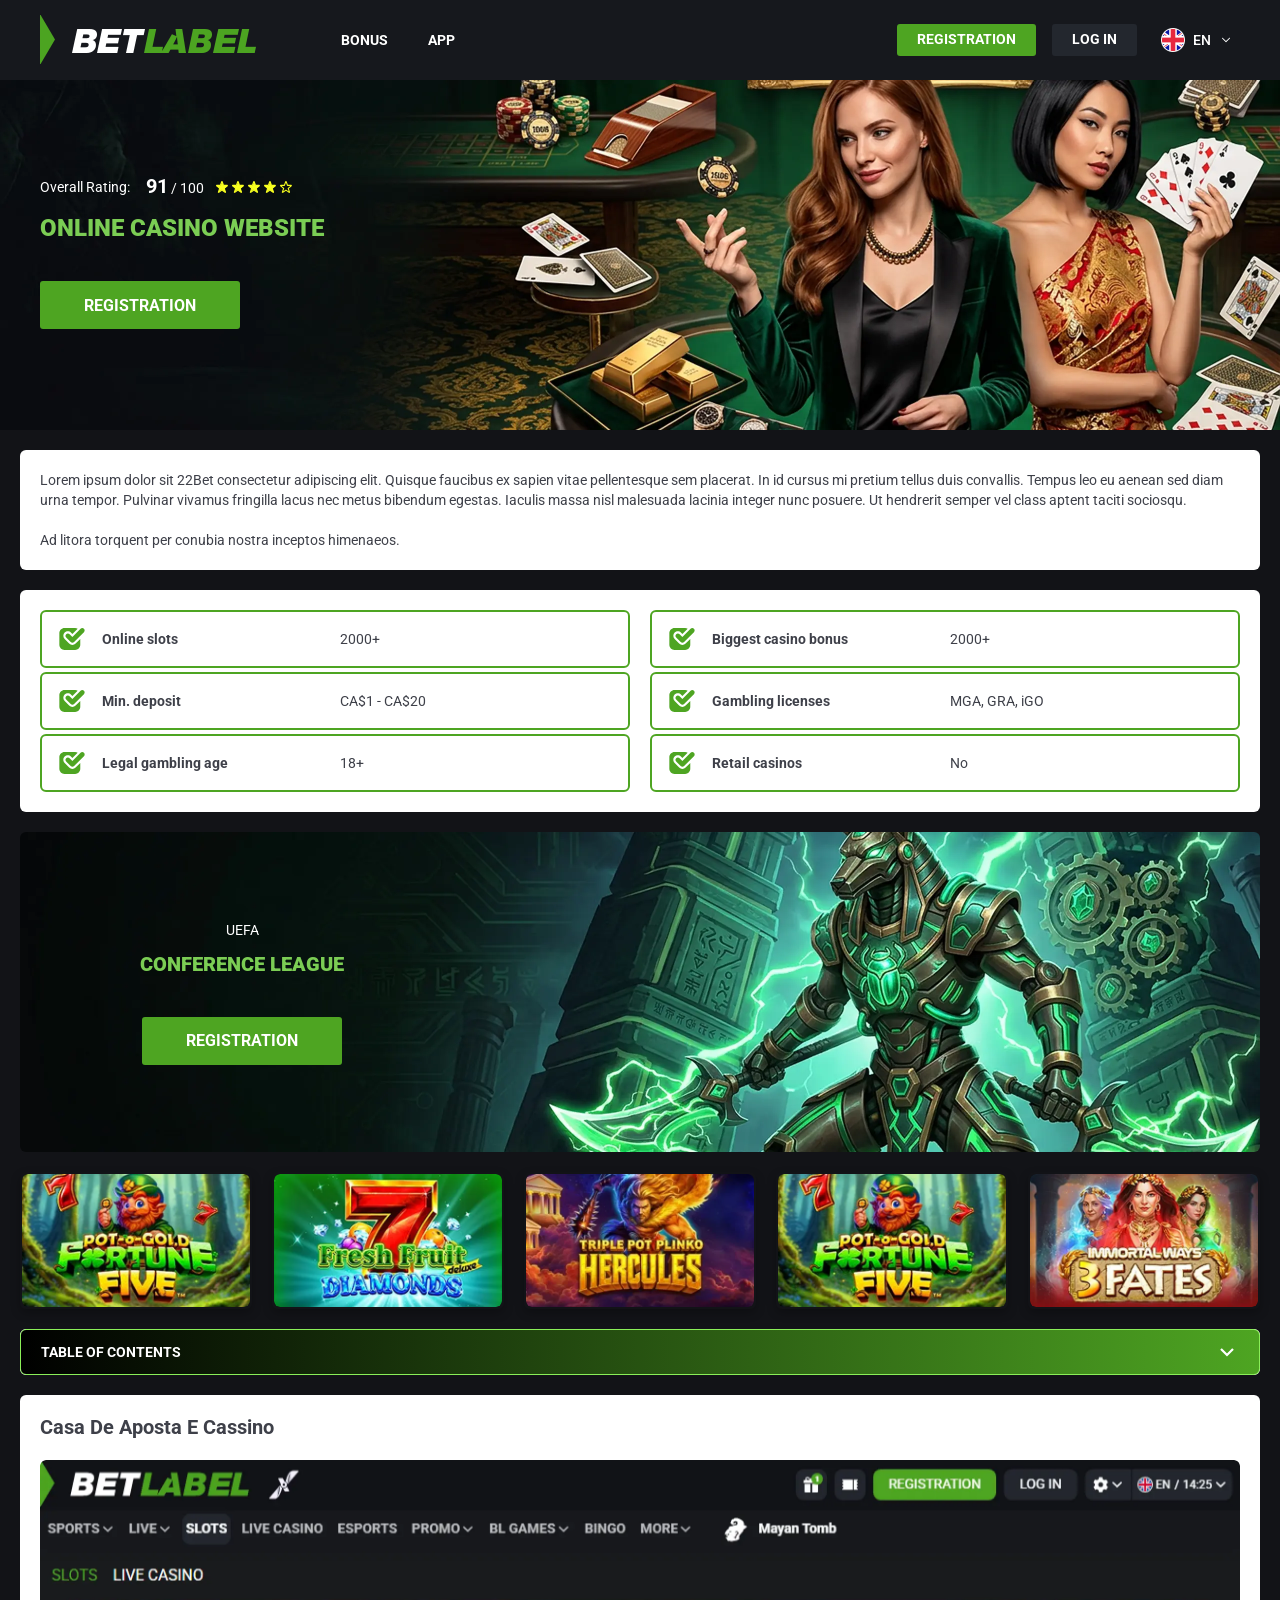
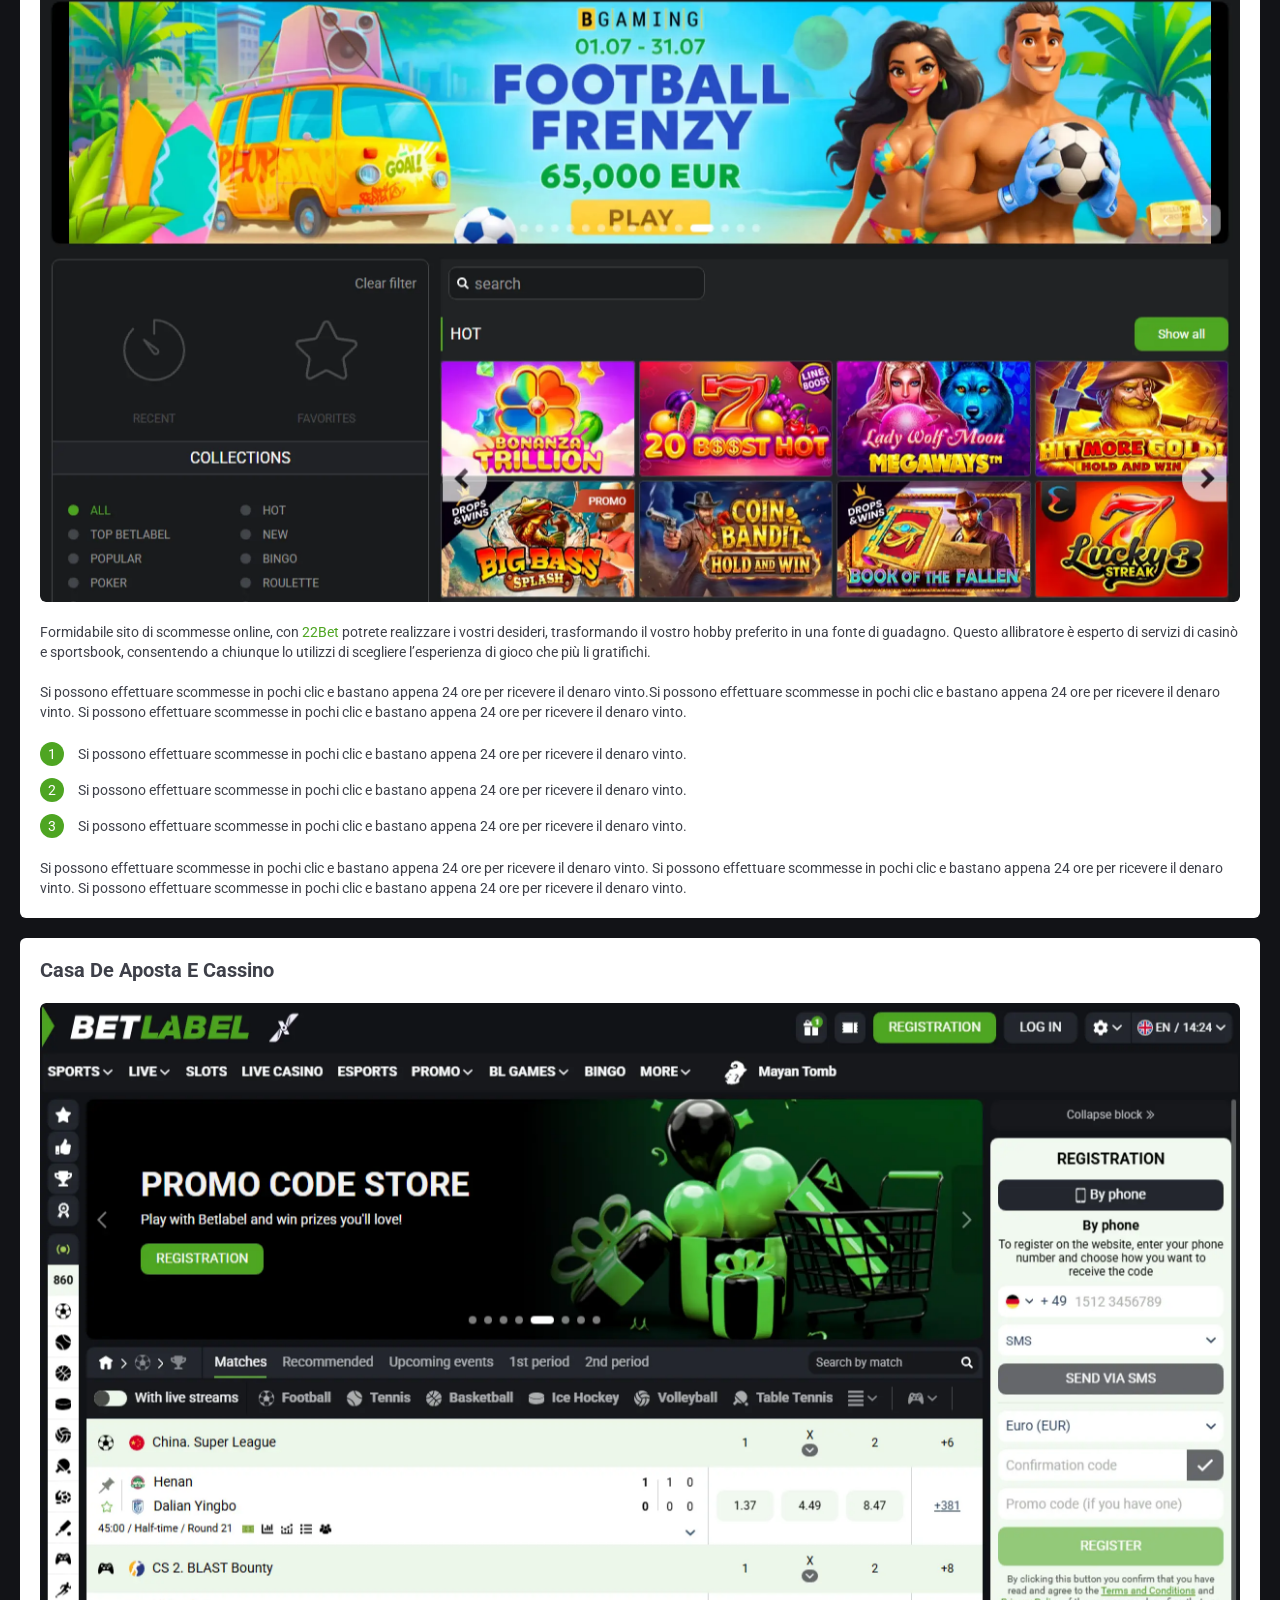
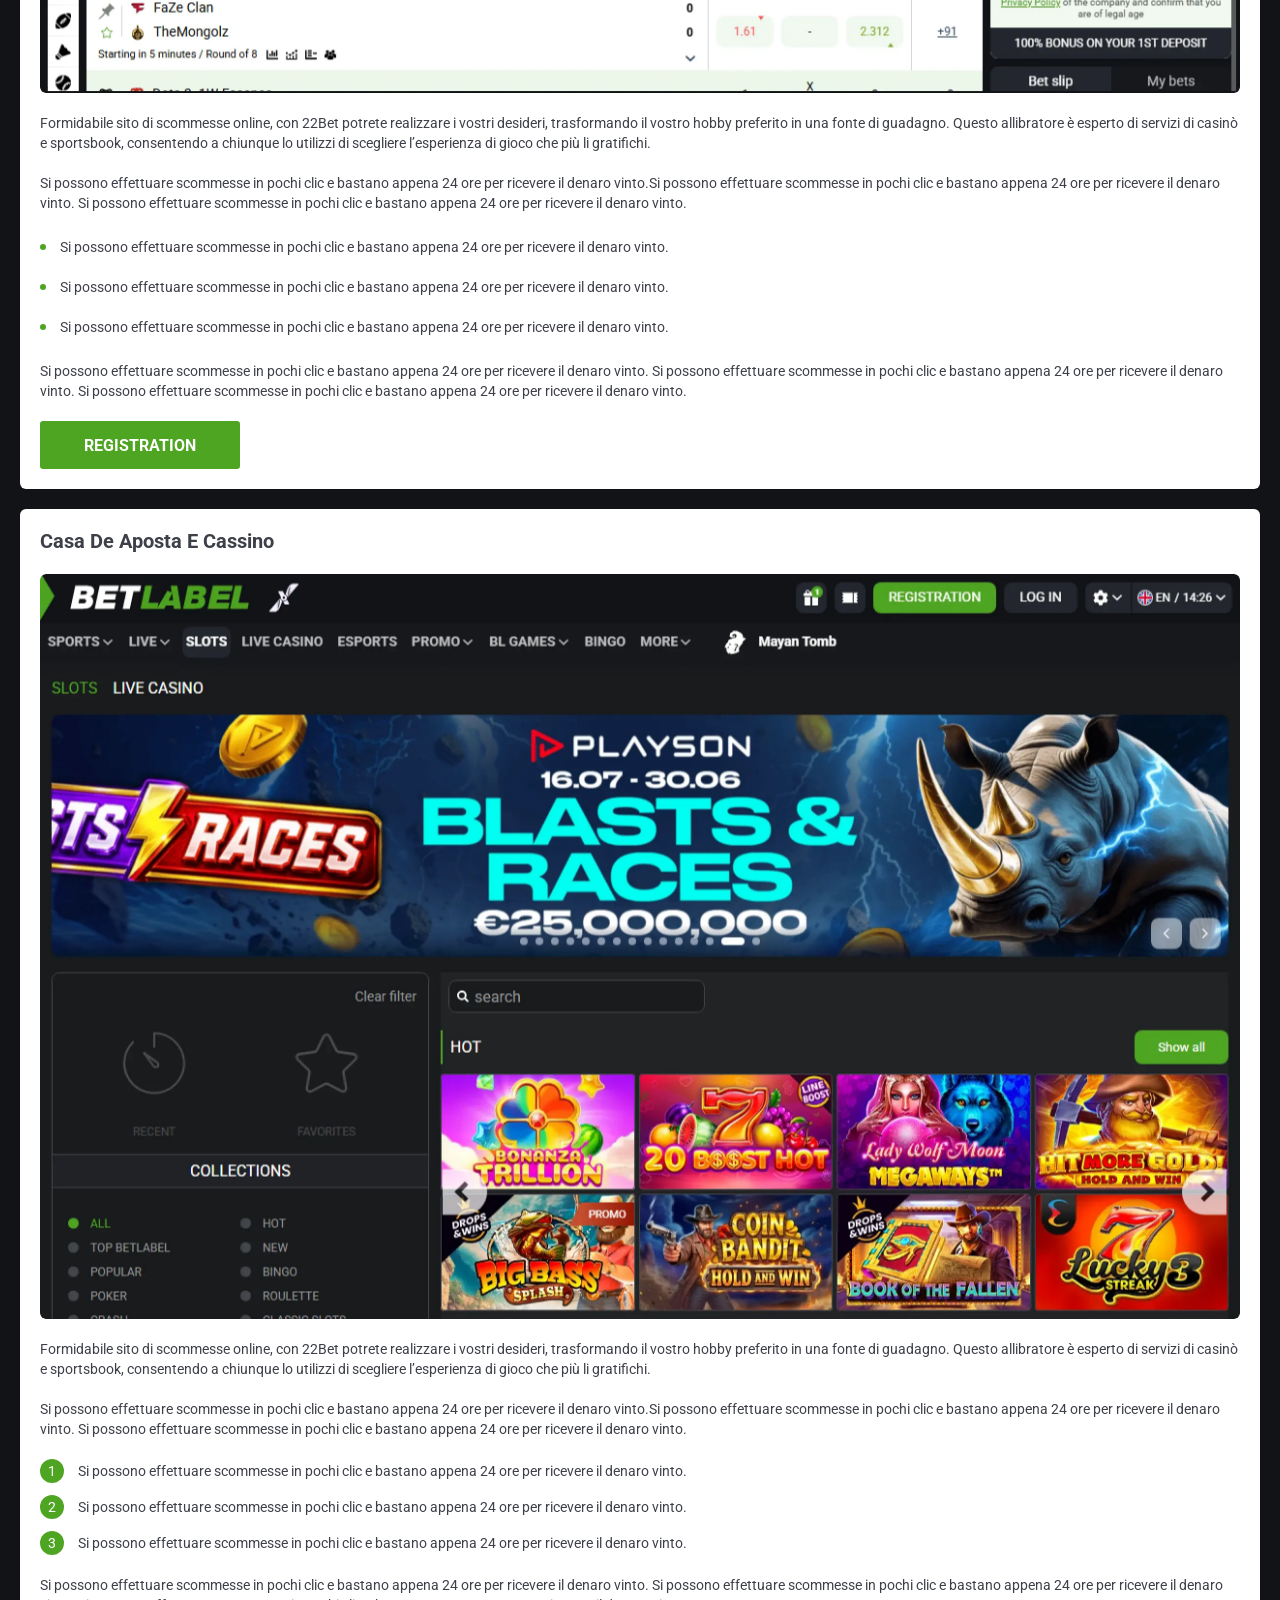
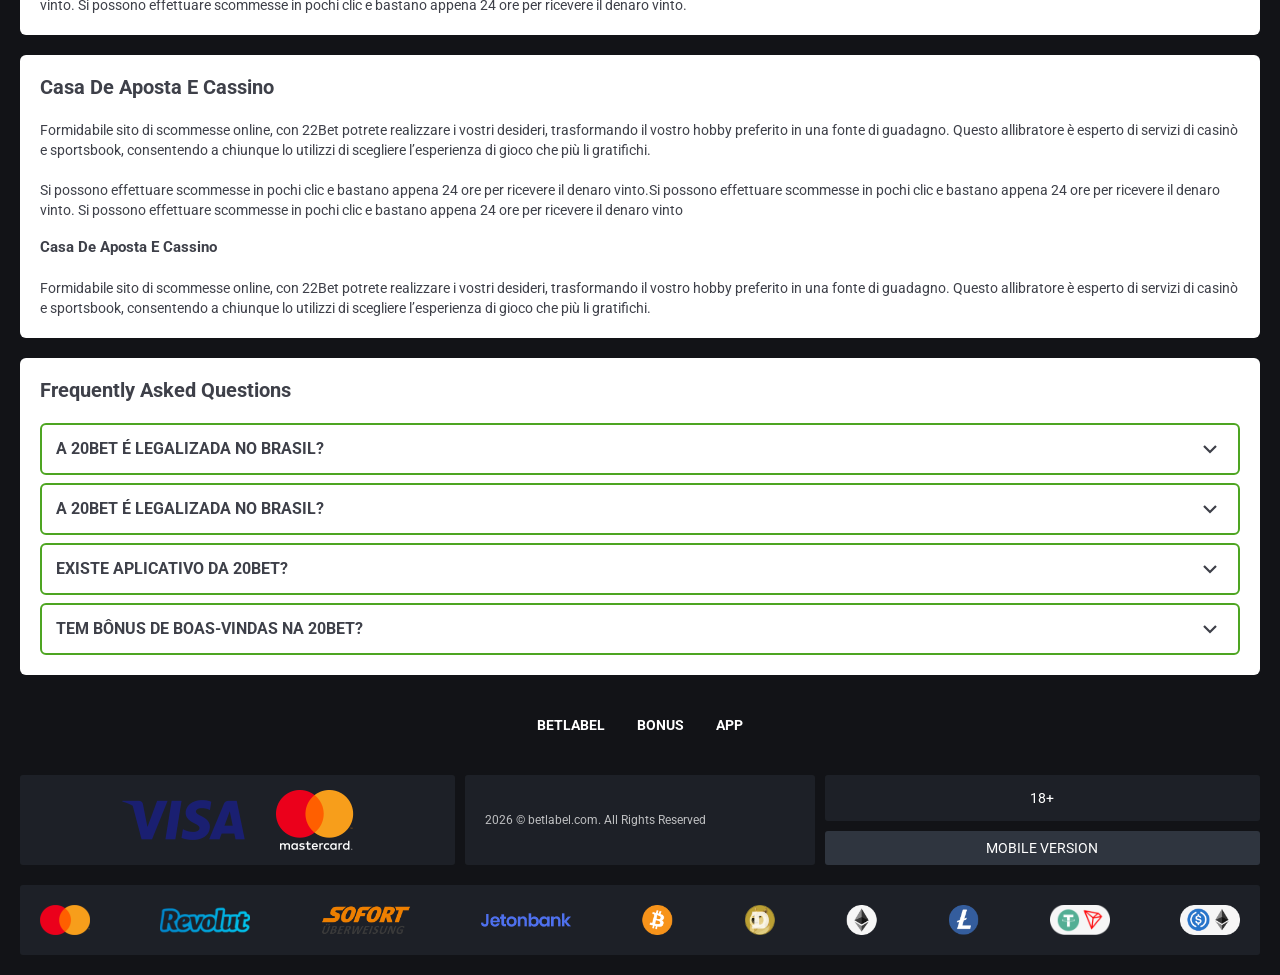
<file: index.html>
<!DOCTYPE html>
<html lang="en">
  <head>
    <meta charset="UTF-8" />
   
    <meta name="viewport" content="width=device-width, initial-scale=1.0" />
    <title>Bet Label</title>
    <meta name="description" content />
    <meta property="og:site_name" content />
    <meta property="og:title" content />
    <meta property="og:type" content="website" />
    <meta property="og:url" content />
    <meta property="og:image" content />
    <meta property="og:image:alt" content />
    <meta property="og:locale" content="en" />
    <meta property="og:description" content />
    <link rel="preconnect" href="https://fonts.googleapis.com" />
    <link rel="preconnect" href="https://fonts.gstatic.com" crossorigin="anonymous" />
<link
  href="https://fonts.googleapis.com/css2?family=Roboto:wght@100;300;400;500;700;900&display=swap"
  rel="stylesheet">
   <link rel="stylesheet" href="./css/reset.css" />
    <link rel="stylesheet" href="./css/main.css" />
    <link rel="stylesheet" href="./css/media.css"/>
    <link rel="icon" href="./images/Group.png" type="image/x-icon"/>
    <script
    src="https://code.jquery.com/jquery-3.6.1.min.js"
    integrity="sha256-o88AwQnZB+VDvE9tvIXrMQaPlFFSUTR+nldQm1LuPXQ="
    crossorigin="anonymous"
  ></script>
  </head>
  <body>
    <header class="header">
      <section class="content header__content">
        <a href="./index.html" class="logo header__logo"
          ><img src="./images/logo.png" alt="logo" title
        /></a>
        <button class="header__btn-menu" >
          <svg width="16px" height="16px" viewBox="0 0 16 16" xmlns="http://www.w3.org/2000/svg">
              <rect y="0" width="16" height="3" rx="1.5"></rect>
              <rect y="6.5" width="16" height="3" rx="1.5"></rect>
              <rect y="13" width="16" height="3" rx="1.5"></rect>
            </svg>
        </button>

          <nav class="menu header__menu">
            <ul class="header__menu-list">
                
              <li >
                 <a href="./bonus.html" >
                Bonus
              </a>
             
              
            </li>
              <li>
                <a href="./app.html">
                 App
                </a>
              </li>
           
             
            </ul>
            <div class="header__button header__button-menu " >
              <a href="#" class="button  button__login-menu">Registration</a>
              <a href="#" class="button button__menu">Log in</a>
            </div>
           
          </nav>
            <a href="#" class="button button__login">Registration</a>
            <a href="#" class="button button__singup">Log in</a>
                   <div class="header__language">
                <div class="header__flag-wrap">
                  <a class="header__country" href="#">
                    <span><img src="./images/flag.png" alt=" Flag" title /></span>
                      <span>en</span>
                  </a>
                </div>
                <div class="header__flag-menu">
                  
                   <button class="button__close"><img src="./images/close.svg" alt="" title></button>
                 
                  <ul>
                    
                    <li>
                      <a href="#" class="header__flag-link">
                        <span>
                          <img src="./images/flag.png" alt="flag" title />
                        </span>
                        <span>en</span>
                      </a>
                    </li>
                      <li>
                      <a href="#" class="header__flag-link">
                        <span>
                          <img src="./images/flag-pl.png" alt="flag" title />
                        </span>
                        <span>pl</span>
                      </a>
                    </li>
                   <li>
                      <a href="#" class="header__flag-link">
                        <span>
                          <img src="./images/flag-si.png" alt="flag" title />
                        </span>
                        <span>si</span>
                      </a>
                    </li>
                    <li>
                      <a href="#" class="header__flag-link">
                        <span>
                          <img src="./images/flag-pt.png" alt="flag" title />
                        </span>
                        <span>pt</span>
                      </a>
                    </li>
                    <li>
                      <a href="#" class="header__flag-link">
                        <span>
                          <img src="./images/flag-ca.png" alt="flag" title />
                        </span>
                        <span>ca</span>
                      </a>
                    </li>
                   <li>
                      <a href="#" class="header__flag-link">
                        <span>
                          <img src="./images/flag-cz.png" alt="flag" title />
                        </span>
                        <span>cz</span>
                      </a>
                    </li>
                    <li>
                      <a href="#" class="header__flag-link">
                        <span>
                          <img src="./images/flag-sk.png" alt="flag" title />
                        </span>
                        <span>sk</span>
                      </a>
                    </li>
                    <li>
                      <a href="#" class="header__flag-link">
                        <span>
                          <img src="./images/flag-fi.png" alt="flag" title />
                        </span>
                        <span>fi</span>
                      </a>
                    </li>
                    <li>
                      <a href="#" class="header__flag-link">
                        <span>
                          <img src="./images/flag-nz.png" alt="flag" title />
                        </span>
                        <span>nz</span>
                      </a>
                    </li>
                    <li>
                      <a href="#" class="header__flag-link">
                        <span>
                          <img src="./images/flag-gr.png" alt="flag" title />
                        </span>
                        <span>gr</span>
                      </a>
                    </li>
                    <li>
                      <a href="#" class="header__flag-link">
                        <span>
                          <img src="./images/flag-ro.png" alt="flag" title />
                        </span>
                        <span>ro</span>
                      </a>
                    </li>
                    <li>
                      <a href="#" class="header__flag-link">
                        <span>
                          <img src="./images/flag-hr.png" alt="flag" title />
                        </span>
                        <span>hr</span>
                      </a>
                    </li>
                    <li>
                      <a href="#" class="header__flag-link">
                        <span>
                          <img src="./images/flag-ie.png" alt="flag" title />
                        </span>
                        <span>ie</span>
                      </a>
                    </li>
                    <li>
                      <a href="#" class="header__flag-link">
                        <span>
                          <img src="./images/flag-hu.png" alt="flag" title />
                        </span>
                        <span>hu</span>
                      </a>
                    </li>
                    <li>
                      <a href="#" class="header__flag-link">
                        <span>
                          <img src="./images/flag-de.png" alt="flag" title />
                        </span>
                        <span>de</span>
                      </a>
                    </li>
                    <li>
                      <a href="#" class="header__flag-link">
                        <span>
                          <img src="./images/flag-bg.png" alt="flag" title />
                        </span>
                        <span>bg</span>
                      </a>
                    </li>
                    <li>
                      <a href="#" class="header__flag-link">
                        <span>
                          <img src="./images/flag-at.png" alt="flag" title />
                        </span>
                        <span>at</span>
                      </a>
                    </li>
                    <li>
                      <a href="#" class="header__flag-link">
                        <span>
                          <img src="./images/flag-no.png" alt="flag" title />
                        </span>
                        <span>no</span>
                      </a>
                    </li>
                    <li>
                      <a href="#" class="header__flag-link">
                        <span>
                          <img src="./images/flag-it.png" alt="flag" title />
                        </span>
                        <span>it</span>
                      </a>
                    </li>
                    <li>
                      <a href="#" class="header__flag-link">
                        <span>
                          <img src="./images/flag-se.png" alt="flag" title />
                        </span>
                        <span>se</span>
                      </a>
                    </li>
                    <li>
                      <a href="#" class="header__flag-link">
                        <span>
                          <img src="./images/flag-es.png" alt="flag" title />
                        </span>
                        <span>es</span>
                      </a>
                    </li>
                  </ul>
                </div>
              </div>  
      </section>
    </header>
     <main class="main home main-page">
        <section class=" hero hero__page">
           
            <div class="background">
              <img src="./images/main/bg-main.webp" alt="hero" title />
              
            </div>
            <div class="hero__wrapper">
              <div class="hero__data">
                <div class="hero__rating" >
                  <p>Overall Rating:</p>
                 
                  <span >
                    <span >91</span>
                  <span>/</span> 
                  <span >100</span>
                  
                  </span>
                  <div class="hero__ratingImage">
                    <img src="./images/rating-icon.svg" alt="" title>
                     <img src="./images/rating-icon.svg" alt="" title>
                      <img src="./images/rating-icon.svg" alt="" title>
                       <img src="./images/rating-icon.svg" alt="" title>
                        <img src="./images/rating-icon-grey.svg" alt="" title>
                  </div>
                </div>
                <h1 class="title general hero__title">
                 Online Casino Website
                </h1>
                <a href="#" class="button  hero__button">Registration</a>
               
              </div>
             
            </div>
          </section>
      <section class="main__wrap main__wrap-page">
       
       <section class="content__wrapper content__wrapper-page">

         
        
       
          <section class="content article">
            <p>
             Lorem ipsum dolor sit 22Bet consectetur adipiscing elit. Quisque faucibus ex sapien vitae pellentesque sem placerat. In id cursus mi pretium tellus duis convallis. Tempus leo eu aenean sed diam urna tempor. Pulvinar vivamus fringilla lacus nec metus bibendum egestas. Iaculis massa nisl malesuada lacinia integer nunc posuere. Ut hendrerit semper vel class aptent taciti sociosqu.
            </p>
            <p>
             Ad litora torquent per conubia nostra inceptos himenaeos.
            </p>
          </section>
      <section class="content features">
           
              <table class="features__table">
               <tbody class="features__group">
                 
                   <tr>
                   <td><img src="./images/main/features-icon.svg" alt="" title>Online slots</td>
                   <td>2000+</td>
                  </tr>
                  <tr>
                   <td><img src="./images/main/features-icon.svg" alt="" title>Biggest casino bonus</td>
                   <td>2000+</td>
                  </tr>
                  <tr>
                   <td><img src="./images/main/features-icon.svg" alt="" title>Min. deposit</td>
                   <td>CA$1 - CA$20</td>
                  </tr>
              
                     <tr>
                     <td><img src="./images/main/features-icon.svg" alt="" title>Gambling licenses</td>
                     <td>MGA, GRA, iGO</td>
                   </tr>
                   <tr>
                     <td><img src="./images/main/features-icon.svg" alt="" title>Legal gambling age</td>
                     <td>18+</td>
                   </tr>
                   <tr>
                     <td><img src="./images/main/features-icon.svg" alt="" title>Retail casinos</td>
                     <td>No</td>
                   </tr>
                
               </tbody>
             </table>
            
         
           </section>  

        
             
             <section class="content banner banner-main">
            <div class="background ">
              
              <img src="./images/main/banner-main.webp" alt="banner" title />
              
            </div>
            <div class="banner__info">
                <p class="banner__subtitle">UEFA</p>
              <h2 class="title high banner__title-main">
            CONFERENCE LEAGUE
              </h2>
          
              <a href="#" class="button banner__button">Registration</a>
            </div>
          </section>
          
           <section class="content casino">
           
              <ul class="casino__list ">
                <li class="casino__item">
                    <a href="#"><div class="casino__wrapper">
                      <img class="casino__img" src="./images/main/card-main1.webp" alt="" title>
                    <div class="casino__hover casino__hover-live">
                        
                        <div class="casino-box">
                            
                        <span href="#" class="button  casino__buttons">Play now</span>
                        </div>
                    </div>
                    </div>
                    </a>
                </li>
                <li class="casino__item">
                  <a href="#"><div class="casino__wrapper">
                      <img class="casino__img" src="./images/main/card-main2.webp" alt="" title>
                    <div class="casino__hover casino__hover-live">
                        
                        <div class="casino-box">
                            
                        <span href="#" class="button  casino__buttons">Play now</span>
                        </div>
                    </div>
                    </div>
                    </a>
              </li>
              <li class="casino__item">
              <a href="#"><div class="casino__wrapper">
                      <img class="casino__img" src="./images/main/card-main3.webp" alt="" title>
                    <div class="casino__hover casino__hover-live">
                        
                        <div class="casino-box">
                            
                        <span href="#" class="button  casino__buttons">Play now</span>
                        </div>
                    </div>
                    </div>
                    </a>
            </li>
             <li class="casino__item">
                <a href="#"><div class="casino__wrapper">
                      <img class="casino__img" src="./images/main/card-main4.webp" alt="" title>
                    <div class="casino__hover casino__hover-live">
                        
                        <div class="casino-box">
                            
                        <span href="#" class="button  casino__buttons">Play now</span>
                        </div>
                    </div>
                    </div>
                    </a>
            </li>
             <li class="casino__item">
                <a href="#"><div class="casino__wrapper">
                      <img class="casino__img" src="./images/main/card-main5.webp" alt="" title>
                    <div class="casino__hover casino__hover-live">
                        
                        <div class="casino-box">
                            
                        <span href="#" class="button  casino__buttons">Play now</span>
                        </div>
                    </div>
                    </div>
                    </a>
            </li>
        

              </ul>
         </section>
              <section class="content menu-review__content">
              

            
                <div class="menu__review-desk menu__review-content">Table of Contents</div>
                <ul class="menu__review menu__review-list">
                  <li><a href="#">Lorem ipsum dolor sit</a></li>
                    <li><a href="#">Amet consectetur adipiscing</a></li>
                      <li><a href="#">Quisque faucibus ex sapien vitae</a></li>
                        <li><a href="#">Ut hendrerit sempero</a></li>
                          <li><a href="#">Pulvinar vivamus fringilla</a></li>
                           <li><a href="#">Ad litora torquent per conubia</a></li>
                         
                          
                </ul>
             
          
          </section>
          
        
          <section class="content article">
            <h2 class="title high article__title">Casa de Aposta e Cassino</h2>
             <div class="images">
              <img src="./images/main/image1-main.webp" alt="banner" title />
            </div>
            <p>
             Formidabile sito di scommesse online, con <a href="#">22Bet</a> potrete realizzare i vostri desideri, trasformando il vostro hobby preferito in una fonte di guadagno. Questo allibratore è esperto di servizi di casinò e sportsbook, consentendo a chiunque lo utilizzi di scegliere l’esperienza di gioco che più li gratifichi.
            </p>
            <p>
             Si possono effettuare scommesse in pochi clic e bastano appena 24 ore per ricevere il denaro vinto.Si possono effettuare scommesse in pochi clic e bastano appena 24 ore per ricevere il denaro vinto. Si possono effettuare scommesse in pochi clic e bastano appena 24 ore per ricevere il denaro vinto.
            </p>
           <ol>
              <li>Si possono effettuare scommesse in pochi clic e bastano appena 24 ore per ricevere il denaro vinto.</li>
              <li>Si possono effettuare scommesse in pochi clic e bastano appena 24 ore per ricevere il denaro vinto.</li>
              <li>Si possono effettuare scommesse in pochi clic e bastano appena 24 ore per ricevere il denaro vinto.</li>
            </ol>
            <p>Si possono effettuare scommesse in pochi clic e bastano appena 24 ore per ricevere il denaro vinto. Si possono effettuare scommesse in pochi clic e bastano appena 24 ore per ricevere il denaro vinto. Si possono effettuare scommesse in pochi clic e bastano appena 24 ore per ricevere il denaro vinto.</p>
          </section>
           <section class="content article">
            <h2 class="title high article__title">Casa de Aposta e Cassino</h2>
             <div class="images">
              <img src="./images/main/image2-main.webp" alt="banner" title />
            </div>
            <p>
             Formidabile sito di scommesse online, con 22Bet potrete realizzare i vostri desideri, trasformando il vostro hobby preferito in una fonte di guadagno. Questo allibratore è esperto di servizi di casinò e sportsbook, consentendo a chiunque lo utilizzi di scegliere l’esperienza di gioco che più li gratifichi.
            </p>
            <p>
             Si possono effettuare scommesse in pochi clic e bastano appena 24 ore per ricevere il denaro vinto.Si possono effettuare scommesse in pochi clic e bastano appena 24 ore per ricevere il denaro vinto. Si possono effettuare scommesse in pochi clic e bastano appena 24 ore per ricevere il denaro vinto.
            </p>
           <ul>
              <li>Si possono effettuare scommesse in pochi clic e bastano appena 24 ore per ricevere il denaro vinto.</li>
              <li>Si possono effettuare scommesse in pochi clic e bastano appena 24 ore per ricevere il denaro vinto.</li>
              <li>Si possono effettuare scommesse in pochi clic e bastano appena 24 ore per ricevere il denaro vinto.</li>
            </ul>
            <p>Si possono effettuare scommesse in pochi clic e bastano appena 24 ore per ricevere il denaro vinto. Si possono effettuare scommesse in pochi clic e bastano appena 24 ore per ricevere il denaro vinto. Si possono effettuare scommesse in pochi clic e bastano appena 24 ore per ricevere il denaro vinto.</p>
         <a href="#" class="button">Registration</a>
          </section>
           <section class="content article">
            <h2 class="title high article__title">Casa de Aposta e Cassino</h2>
             <div class="images">
              <img src="./images/main/image3-main.webp" alt="banner" title />
            </div>
            <p>
             Formidabile sito di scommesse online, con 22Bet potrete realizzare i vostri desideri, trasformando il vostro hobby preferito in una fonte di guadagno. Questo allibratore è esperto di servizi di casinò e sportsbook, consentendo a chiunque lo utilizzi di scegliere l’esperienza di gioco che più li gratifichi.
            </p>
            <p>
             Si possono effettuare scommesse in pochi clic e bastano appena 24 ore per ricevere il denaro vinto.Si possono effettuare scommesse in pochi clic e bastano appena 24 ore per ricevere il denaro vinto. Si possono effettuare scommesse in pochi clic e bastano appena 24 ore per ricevere il denaro vinto.
            </p>
           <ol>
              <li>Si possono effettuare scommesse in pochi clic e bastano appena 24 ore per ricevere il denaro vinto.</li>
              <li>Si possono effettuare scommesse in pochi clic e bastano appena 24 ore per ricevere il denaro vinto.</li>
              <li>Si possono effettuare scommesse in pochi clic e bastano appena 24 ore per ricevere il denaro vinto.</li>
            </ol>
            <p>Si possono effettuare scommesse in pochi clic e bastano appena 24 ore per ricevere il denaro vinto. Si possono effettuare scommesse in pochi clic e bastano appena 24 ore per ricevere il denaro vinto. Si possono effettuare scommesse in pochi clic e bastano appena 24 ore per ricevere il denaro vinto.</p>
          </section>
           <section class="content article">
            <h2 class="title high article__title">Casa de Aposta e Cassino</h2>
            <p>Formidabile sito di scommesse online, con 22Bet potrete realizzare i vostri desideri, trasformando il vostro hobby preferito in una fonte di guadagno. Questo allibratore è esperto di servizi di casinò e sportsbook, consentendo a chiunque lo utilizzi di scegliere l’esperienza di gioco che più li gratifichi.</p>
            <p>Si possono effettuare scommesse in pochi clic e bastano appena 24 ore per ricevere il denaro vinto.Si possono effettuare scommesse in pochi clic e bastano appena 24 ore per ricevere il denaro vinto. Si possono effettuare scommesse in pochi clic e bastano appena 24 ore per ricevere il denaro vinto</p>
            <h3>Casa de Aposta e Cassino</h3>
            <p>Formidabile sito di scommesse online, con 22Bet potrete realizzare i vostri desideri, trasformando il vostro hobby preferito in una fonte di guadagno. Questo allibratore è esperto di servizi di casinò e sportsbook, consentendo a chiunque lo utilizzi di scegliere l’esperienza di gioco che più li gratifichi.</p>
           </section>

          <section class="content faq">
            <h2 class="title high faq__title">Frequently Asked Questions</h2>
            <ol class="faq__list " >
              <li class="faq__item"  >
                <h3 class="title medium faq__subtitle js-button-expander js-button-expander--faq"  >A 20Bet é legalizada no Brasil?
                 </h3>
                <div  class="faq__answer js-expand-content js-expand-content--faq" >
                  <p  >
                    Sim, a casa de apostas tem licença emitida por Curaçao, que é reconhecida no Brasil e a permite atuar por aqui.
                  </p>
                </div>
              </li>
              <li class="faq__item"  >
                <h3 class="title medium faq__subtitle js-button-expander js-button-expander--faq"  >A 20Bet é legalizada no Brasil?</h3>
                <div class="faq__answer js-expand-content js-expand-content--faq" >
                  <p  >
                    Sim, a casa de apostas tem licença emitida por Curaçao, que é reconhecida no Brasil e a permite atuar por aqui.
                  </p>
                </div>
              </li> 
              <li class="faq__item"  >
                <h3 class="title medium faq__subtitle js-button-expander js-button-expander--faq"  >Existe aplicativo da 20Bet?</h3>
                <div class="faq__answer js-expand-content js-expand-content--faq" >
                  <p  >
                   Sim, disponível para sistemas operacionais iOS e Android.
                  </p>
                </div>
              </li> 
              <li class="faq__item"  >
                <h3 class="title medium faq__subtitle js-button-expander js-button-expander--faq"  >Tem bônus de boas-vindas na 20Bet?</h3>
                <div class="faq__answer js-expand-content js-expand-content--faq" >
                  <p  >
                   O pacote especial para novos usuários da 20Bet paga 100% sobre o primeiro depósito, com limite de 600 BRL.
                  </p>
                </div>
              </li> 
             
            </ol>
          </section>
          
        </section> 
      
        <div class=""  onclick="scrollToTop()">
          <button class="main__arrow" id="scrollToTopBtn"></button>
        </div> 
        
      </section>
    </main> 
     <footer class=" footer ">
      <section class="content footer__content">
        <ul class="footer__menu">
         <li><a href="/">betlabel</a></li>
         <li><a href="./bonus.html">Bonus</a></li>
         <li><a href="./app.html">App</a></li>
        
        </ul>
         
       
        <div class="footer__wrapp">
     
             <ul class="footer__cards">
           
            <li>
              <a href="#"
                ><img src="./images/footer-img1.svg" alt="card" title
              /></a>
            </li>
          </ul>
          <div class="footer__text">
           
            <p>2026 &copy; betlabel.com. All Rights Reserved
</p>
         
          </div>
         
         <div class="footer__box">
           <div class="footer__age">
           18+
          </div>
          <div class="footer__mobile">
            MOBILE VERSION
          </div>
         </div>
        </div>
       <ul class="footer__cards-list">
           
            <li>
              <a href="#"
                ><img src="./images/footer-img2.svg" alt="card" title
              /></a>
            </li>
             <li>
              <a href="#"
                ><img src="./images/footer-img3.svg" alt="card" title
              /></a>
            </li>
             <li>
              <a href="#"
                ><img src="./images/footer-img4.svg" alt="card" title
              /></a>
            </li>
             <li>
              <a href="#"
                ><img src="./images/footer-img5.svg" alt="card" title
              /></a>
            </li>
             <li>
              <a href="#"
                ><img src="./images/footer-img6.svg" alt="card" title
              /></a>
            </li>
             <li>
              <a href="#"
                ><img src="./images/footer-img7.svg" alt="card" title
              /></a>
            </li>
             <li>
              <a href="#"
                ><img src="./images/footer-img8.svg" alt="card" title
              /></a>
            </li>
             <li>
              <a href="#"
                ><img src="./images/footer-img9.svg" alt="card" title
              /></a>
            </li>
             <li>
              <a href="#"
                ><img src="./images/footer-img10.svg" alt="card" title
              /></a>
            </li>
             <li>
              <a href="#"
                ><img src="./images/footer-img11.svg" alt="card" title
              /></a>
            </li>
           
          </ul>
      </section>
    </footer>
    <script src="./js/arrowUp.js" defer></script>
    <script src="./js/sidebar.js" defer></script>
    <script src="./js/expander.js" defer></script>
    <script src="./js/mobile-menu.js" defer></script>
    <script src="./js/flag.js" defer></script>
  </body>
</html>
</file>
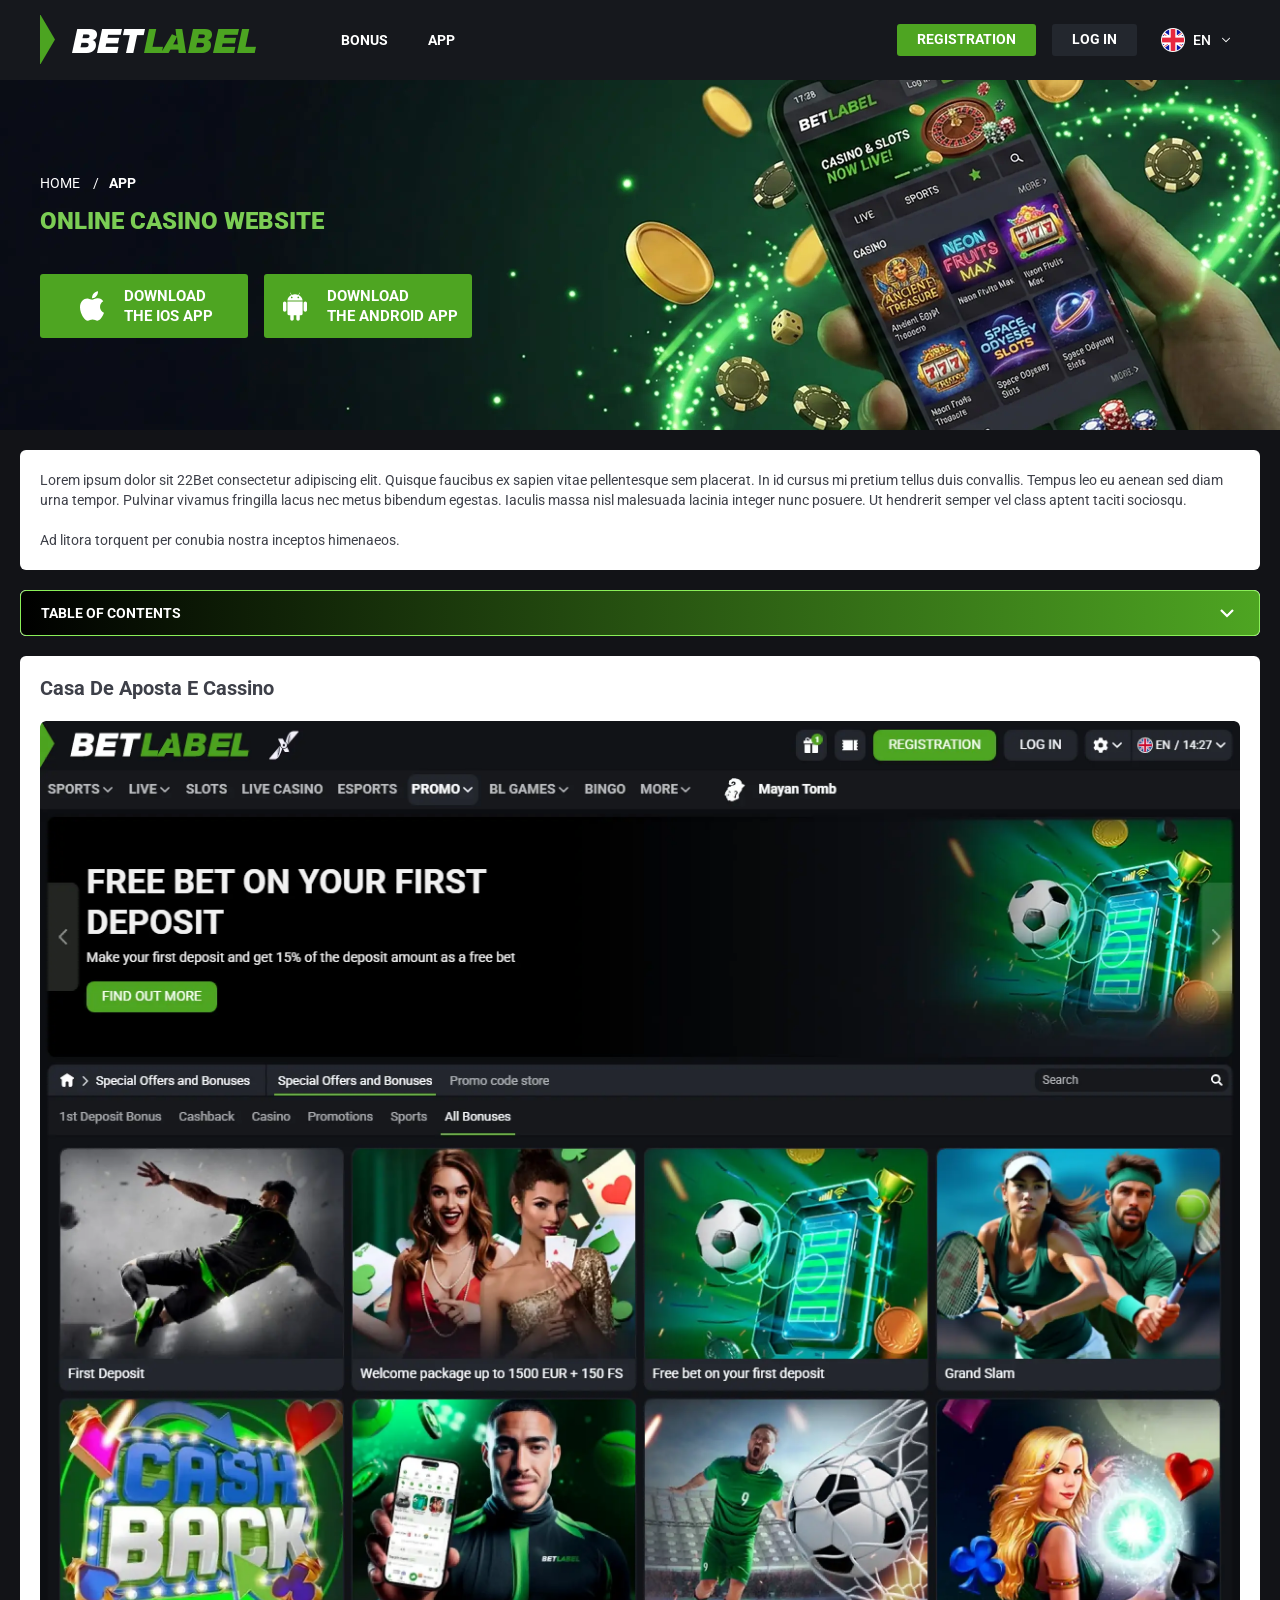
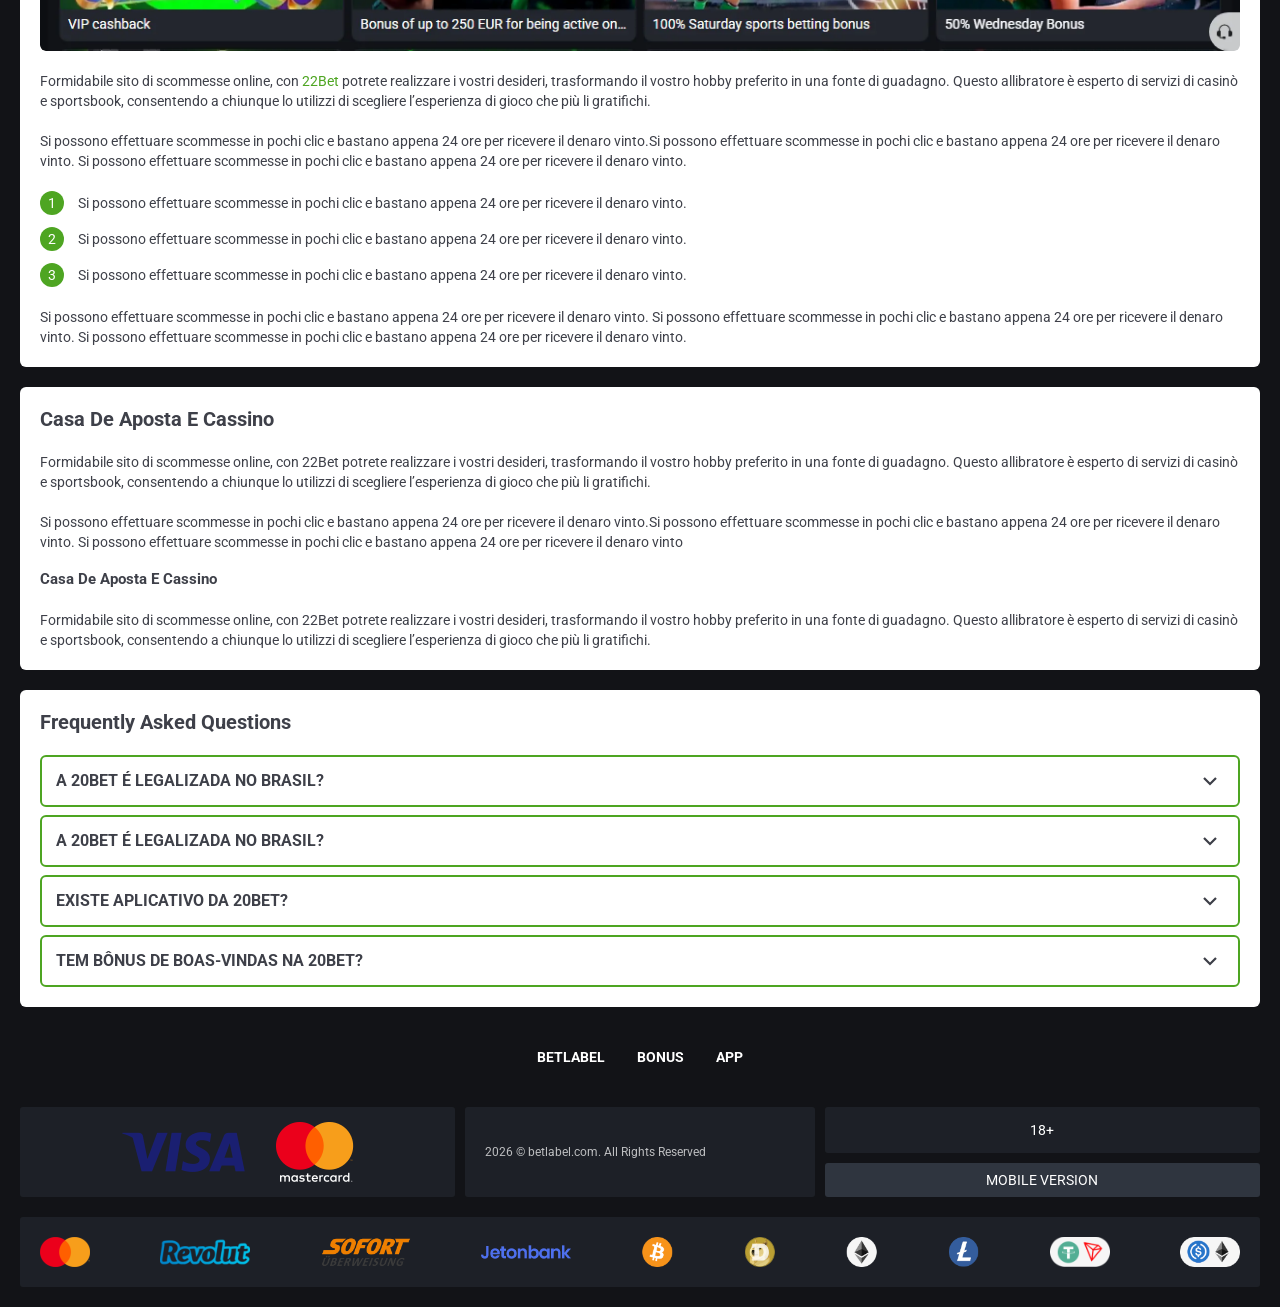
<file: app.html>
<!DOCTYPE html>
<html lang="en">
  <head>
    <meta charset="UTF-8" />
   
    <meta name="viewport" content="width=device-width, initial-scale=1.0" />
    <title>Bet Label </title>
    <meta name="description" content />
    <meta property="og:site_name" content />
    <meta property="og:title" content />
    <meta property="og:type" content="website" />
    <meta property="og:url" content />
    <meta property="og:image" content />
    <meta property="og:image:alt" content />
    <meta property="og:locale" content="en" />
    <meta property="og:description" content />
    <link rel="preconnect" href="https://fonts.googleapis.com" />
    <link rel="preconnect" href="https://fonts.gstatic.com" crossorigin="anonymous" />
 <link
  href="https://fonts.googleapis.com/css2?family=Roboto:wght@100;300;400;500;700;900&display=swap"
  rel="stylesheet">
   <link rel="stylesheet" href="./css/reset.css" />
    <link rel="stylesheet" href="./css/main.css" />
    <link rel="stylesheet" href="./css/media.css"/>
    <link rel="icon" href="./images/Group.png" type="image/x-icon"/>
    <script
    src="https://code.jquery.com/jquery-3.6.1.min.js"
    integrity="sha256-o88AwQnZB+VDvE9tvIXrMQaPlFFSUTR+nldQm1LuPXQ="
    crossorigin="anonymous"
  ></script>
  </head>
  <body>
    <header class="header">
      <section class="content header__content">
        <a href="./index.html" class="logo header__logo"
          ><img src="./images/logo.png" alt="logo" title
        /></a>
        <button class="header__btn-menu" >
          <svg width="16px" height="16px" viewBox="0 0 16 16" xmlns="http://www.w3.org/2000/svg">
              <rect y="0" width="16" height="3" rx="1.5"></rect>
              <rect y="6.5" width="16" height="3" rx="1.5"></rect>
              <rect y="13" width="16" height="3" rx="1.5"></rect>
            </svg>
        </button>

          <nav class="menu header__menu">
        <ul class="header__menu-list">
                
              <li >
                 <a href="./bonus.html" >
                Bonus
              </a>
             
              
            </li>
              <li>
                <a href="./app.html">
                 App
                </a>
              </li>
           
             
            </ul>
            <div class="header__button header__button-menu " >
              <a href="#" class="button  button__login-menu">Registration</a>
              <a href="#" class="button button__menu">Log in</a>
            </div>
           
          </nav>
             <a href="#" class="button button__login">Registration</a>
            <a href="#" class="button button__singup">Log in</a>
          
               <div class="header__language">
                <div class="header__flag-wrap">
                  <a class="header__country" href="#">
                    <span><img src="./images/flag.png" alt=" Flag" title /></span>
                      <span>en</span>
                  </a>
                </div>
                <div class="header__flag-menu">
                  
                   <button class="button__close"><img src="./images/close.svg" alt="" title></button>
                 
                  <ul>
                    
                    <li>
                      <a href="#" class="header__flag-link">
                        <span>
                          <img src="./images/flag.png" alt="flag" title />
                        </span>
                        <span>en</span>
                      </a>
                    </li>
                      <li>
                      <a href="#" class="header__flag-link">
                        <span>
                          <img src="./images/flag-pl.png" alt="flag" title />
                        </span>
                        <span>pl</span>
                      </a>
                    </li>
                   <li>
                      <a href="#" class="header__flag-link">
                        <span>
                          <img src="./images/flag-si.png" alt="flag" title />
                        </span>
                        <span>si</span>
                      </a>
                    </li>
                    <li>
                      <a href="#" class="header__flag-link">
                        <span>
                          <img src="./images/flag-pt.png" alt="flag" title />
                        </span>
                        <span>pt</span>
                      </a>
                    </li>
                    <li>
                      <a href="#" class="header__flag-link">
                        <span>
                          <img src="./images/flag-ca.png" alt="flag" title />
                        </span>
                        <span>ca</span>
                      </a>
                    </li>
                   <li>
                      <a href="#" class="header__flag-link">
                        <span>
                          <img src="./images/flag-cz.png" alt="flag" title />
                        </span>
                        <span>cz</span>
                      </a>
                    </li>
                    <li>
                      <a href="#" class="header__flag-link">
                        <span>
                          <img src="./images/flag-sk.png" alt="flag" title />
                        </span>
                        <span>sk</span>
                      </a>
                    </li>
                    <li>
                      <a href="#" class="header__flag-link">
                        <span>
                          <img src="./images/flag-fi.png" alt="flag" title />
                        </span>
                        <span>fi</span>
                      </a>
                    </li>
                    <li>
                      <a href="#" class="header__flag-link">
                        <span>
                          <img src="./images/flag-nz.png" alt="flag" title />
                        </span>
                        <span>nz</span>
                      </a>
                    </li>
                    <li>
                      <a href="#" class="header__flag-link">
                        <span>
                          <img src="./images/flag-gr.png" alt="flag" title />
                        </span>
                        <span>gr</span>
                      </a>
                    </li>
                    <li>
                      <a href="#" class="header__flag-link">
                        <span>
                          <img src="./images/flag-ro.png" alt="flag" title />
                        </span>
                        <span>ro</span>
                      </a>
                    </li>
                    <li>
                      <a href="#" class="header__flag-link">
                        <span>
                          <img src="./images/flag-hr.png" alt="flag" title />
                        </span>
                        <span>hr</span>
                      </a>
                    </li>
                    <li>
                      <a href="#" class="header__flag-link">
                        <span>
                          <img src="./images/flag-ie.png" alt="flag" title />
                        </span>
                        <span>ie</span>
                      </a>
                    </li>
                    <li>
                      <a href="#" class="header__flag-link">
                        <span>
                          <img src="./images/flag-hu.png" alt="flag" title />
                        </span>
                        <span>hu</span>
                      </a>
                    </li>
                    <li>
                      <a href="#" class="header__flag-link">
                        <span>
                          <img src="./images/flag-de.png" alt="flag" title />
                        </span>
                        <span>de</span>
                      </a>
                    </li>
                    <li>
                      <a href="#" class="header__flag-link">
                        <span>
                          <img src="./images/flag-bg.png" alt="flag" title />
                        </span>
                        <span>bg</span>
                      </a>
                    </li>
                    <li>
                      <a href="#" class="header__flag-link">
                        <span>
                          <img src="./images/flag-at.png" alt="flag" title />
                        </span>
                        <span>at</span>
                      </a>
                    </li>
                    <li>
                      <a href="#" class="header__flag-link">
                        <span>
                          <img src="./images/flag-no.png" alt="flag" title />
                        </span>
                        <span>no</span>
                      </a>
                    </li>
                    <li>
                      <a href="#" class="header__flag-link">
                        <span>
                          <img src="./images/flag-it.png" alt="flag" title />
                        </span>
                        <span>it</span>
                      </a>
                    </li>
                    <li>
                      <a href="#" class="header__flag-link">
                        <span>
                          <img src="./images/flag-se.png" alt="flag" title />
                        </span>
                        <span>se</span>
                      </a>
                    </li>
                    <li>
                      <a href="#" class="header__flag-link">
                        <span>
                          <img src="./images/flag-es.png" alt="flag" title />
                        </span>
                        <span>es</span>
                      </a>
                    </li>
                  </ul>
                </div>
              </div>  
      </section>
    </header>
     <main class="main home main-page">
        <section class=" hero hero__page">
           
            <div class="background ">
              <img src="./images/app/bg-app.webp" alt="hero" title />
              
            </div>
            <div class="hero__wrapper hero__wrapper-page">
              <div class="hero__data hero__data-bonus">
                <ul
                class="breadcrumbs "
                
              >
                <li
                  
                >
                  <a href="#" >
                    <span >Home</span></a
                  >
                 
                </li>
                <li
                  
                >
                  <a href="/" > <span >App</span></a>
                 
                </li>
              </ul>
                <h1 class="title general hero__title">
                  Online Casino Website
                </h1>
              
              <div class="banner__content banner__content-app">
             
                  <a href="#" class="banner__btn banner__btn-app">
                    <img src="./images/main/apple-app.svg" alt="icon" title>
                   Download  </br>
THE IOS APP
                  </a>
                  <a href="#" class="banner__btn banner__btn-android"
                    > <img src="./images/main/android-app.svg" alt="icon" title>Download  </br>
THE android APP</a
                  >
                </div>
              </div>
             
            </div>
          </section>
      <section class="main__wrap main__wrap-page">
       
       <section class="content__wrapper content__wrapper-page">

         
        
       
          <section class="content article">
            <p>
             Lorem ipsum dolor sit 22Bet consectetur adipiscing elit. Quisque faucibus ex sapien vitae pellentesque sem placerat. In id cursus mi pretium tellus duis convallis. Tempus leo eu aenean sed diam urna tempor. Pulvinar vivamus fringilla lacus nec metus bibendum egestas. Iaculis massa nisl malesuada lacinia integer nunc posuere. Ut hendrerit semper vel class aptent taciti sociosqu.
            </p>
            <p>
             Ad litora torquent per conubia nostra inceptos himenaeos.
            </p>
          </section>
         
       <section class="content menu-review__content">
              

            
                <div class="menu__review-desk menu__review-content">Table of Contents</div>
                <ul class="menu__review menu__review-list">
                  <li><a href="#">Lorem ipsum dolor sit</a></li>
                    <li><a href="#">Amet consectetur adipiscing</a></li>
                      <li><a href="#">Quisque faucibus ex sapien vitae</a></li>
                        <li><a href="#">Ut hendrerit sempero</a></li>
                          <li><a href="#">Pulvinar vivamus fringilla</a></li>
                           <li><a href="#">Ad litora torquent per conubia</a></li>
                         
                          
                </ul>
             
          
          </section>
        
          <section class="content article">
            <h2 class="title high article__title">Casa de Aposta e Cassino</h2>
             <div class="images">
              <img src="./images/app/image1-app.webp" alt="banner" title />
            </div>
            <p>
             Formidabile sito di scommesse online, con <a href="#">22Bet</a> potrete realizzare i vostri desideri, trasformando il vostro hobby preferito in una fonte di guadagno. Questo allibratore è esperto di servizi di casinò e sportsbook, consentendo a chiunque lo utilizzi di scegliere l’esperienza di gioco che più li gratifichi.
            </p>
            <p>
             Si possono effettuare scommesse in pochi clic e bastano appena 24 ore per ricevere il denaro vinto.Si possono effettuare scommesse in pochi clic e bastano appena 24 ore per ricevere il denaro vinto. Si possono effettuare scommesse in pochi clic e bastano appena 24 ore per ricevere il denaro vinto.
            </p>
           <ol>
              <li>Si possono effettuare scommesse in pochi clic e bastano appena 24 ore per ricevere il denaro vinto.</li>
              <li>Si possono effettuare scommesse in pochi clic e bastano appena 24 ore per ricevere il denaro vinto.</li>
              <li>Si possono effettuare scommesse in pochi clic e bastano appena 24 ore per ricevere il denaro vinto.</li>
            </ol>
            <p>Si possono effettuare scommesse in pochi clic e bastano appena 24 ore per ricevere il denaro vinto. Si possono effettuare scommesse in pochi clic e bastano appena 24 ore per ricevere il denaro vinto. Si possono effettuare scommesse in pochi clic e bastano appena 24 ore per ricevere il denaro vinto.</p>
          </section>
         
         
           <section class="content article">
            <h2 class="title high article__title">Casa de Aposta e Cassino</h2>
            <p>Formidabile sito di scommesse online, con 22Bet potrete realizzare i vostri desideri, trasformando il vostro hobby preferito in una fonte di guadagno. Questo allibratore è esperto di servizi di casinò e sportsbook, consentendo a chiunque lo utilizzi di scegliere l’esperienza di gioco che più li gratifichi.</p>
            <p>Si possono effettuare scommesse in pochi clic e bastano appena 24 ore per ricevere il denaro vinto.Si possono effettuare scommesse in pochi clic e bastano appena 24 ore per ricevere il denaro vinto. Si possono effettuare scommesse in pochi clic e bastano appena 24 ore per ricevere il denaro vinto</p>
            <h3>Casa de Aposta e Cassino</h3>
            <p>Formidabile sito di scommesse online, con 22Bet potrete realizzare i vostri desideri, trasformando il vostro hobby preferito in una fonte di guadagno. Questo allibratore è esperto di servizi di casinò e sportsbook, consentendo a chiunque lo utilizzi di scegliere l’esperienza di gioco che più li gratifichi.</p>
           </section>

          <section class="content faq">
            <h2 class="title high faq__title">Frequently Asked Questions</h2>
            <ul class="faq__list " >
              <li class="faq__item"  >
                <h3 class="title medium faq__subtitle js-button-expander js-button-expander--faq"  >A 20Bet é legalizada no Brasil?
                 </h3>
                <div  class="faq__answer js-expand-content js-expand-content--faq" >
                  <p  >
                    Sim, a casa de apostas tem licença emitida por Curaçao, que é reconhecida no Brasil e a permite atuar por aqui.
                  </p>
                </div>
              </li>
              <li class="faq__item"  >
                <h3 class="title medium faq__subtitle js-button-expander js-button-expander--faq"  >A 20Bet é legalizada no Brasil?</h3>
                <div class="faq__answer js-expand-content js-expand-content--faq" >
                  <p  >
                    Sim, a casa de apostas tem licença emitida por Curaçao, que é reconhecida no Brasil e a permite atuar por aqui.
                  </p>
                </div>
              </li> 
              <li class="faq__item"  >
                <h3 class="title medium faq__subtitle js-button-expander js-button-expander--faq"  >Existe aplicativo da 20Bet?</h3>
                <div class="faq__answer js-expand-content js-expand-content--faq" >
                  <p  >
                   Sim, disponível para sistemas operacionais iOS e Android.
                  </p>
                </div>
              </li> 
              <li class="faq__item"  >
                <h3 class="title medium faq__subtitle js-button-expander js-button-expander--faq"  >Tem bônus de boas-vindas na 20Bet?</h3>
                <div class="faq__answer js-expand-content js-expand-content--faq" >
                  <p  >
                   O pacote especial para novos usuários da 20Bet paga 100% sobre o primeiro depósito, com limite de 600 BRL.
                  </p>
                </div>
              </li> 
             
            </ul>
          </section>
          
        </section> 
      
        <div class=""  onclick="scrollToTop()">
          <button class="main__arrow" id="scrollToTopBtn"></button>
        </div> 
        
      </section>
    </main> 
 <footer class=" footer ">
      <section class="content footer__content">
        <ul class="footer__menu">
         <li><a href="/">betlabel</a></li>
         <li><a href="./bonus.html">Bonus</a></li>
         <li><a href="./app.html">App</a></li>
        
        </ul>
         
       
        <div class="footer__wrapp">
           <ul class="footer__cards">
           
            <li>
              <a href="#"
                ><img src="./images/footer-img1.svg" alt="card" title
              /></a>
            </li>
          </ul>
          <div class="footer__text">
           
            <p>2026 &copy; betlabel.com. All Rights Reserved
</p>
         
          </div>
         <div class="footer__box">
           <div class="footer__age">
           18+
          </div>
          <div class="footer__mobile">
            MOBILE VERSION
          </div>
         </div>
        </div>
       <ul class="footer__cards-list">
           
            <li>
              <a href="#"
                ><img src="./images/footer-img2.svg" alt="card" title
              /></a>
            </li>
             <li>
              <a href="#"
                ><img src="./images/footer-img3.svg" alt="card" title
              /></a>
            </li>
             <li>
              <a href="#"
                ><img src="./images/footer-img4.svg" alt="card" title
              /></a>
            </li>
             <li>
              <a href="#"
                ><img src="./images/footer-img5.svg" alt="card" title
              /></a>
            </li>
             <li>
              <a href="#"
                ><img src="./images/footer-img6.svg" alt="card" title
              /></a>
            </li>
             <li>
              <a href="#"
                ><img src="./images/footer-img7.svg" alt="card" title
              /></a>
            </li>
             <li>
              <a href="#"
                ><img src="./images/footer-img8.svg" alt="card" title
              /></a>
            </li>
             <li>
              <a href="#"
                ><img src="./images/footer-img9.svg" alt="card" title
              /></a>
            </li>
             <li>
              <a href="#"
                ><img src="./images/footer-img10.svg" alt="card" title
              /></a>
            </li>
             <li>
              <a href="#"
                ><img src="./images/footer-img11.svg" alt="card" title
              /></a>
            </li>
           
          </ul>
      </section>
    </footer>
    <script src="./js/arrowUp.js" defer></script>
    <script src="./js/sidebar.js" defer></script>
    <script src="./js/expander.js" defer></script>
    <script src="./js/mobile-menu.js" defer></script>
   <script src="./js/flag.js" defer></script>
  
  </body>
</html>
</file>
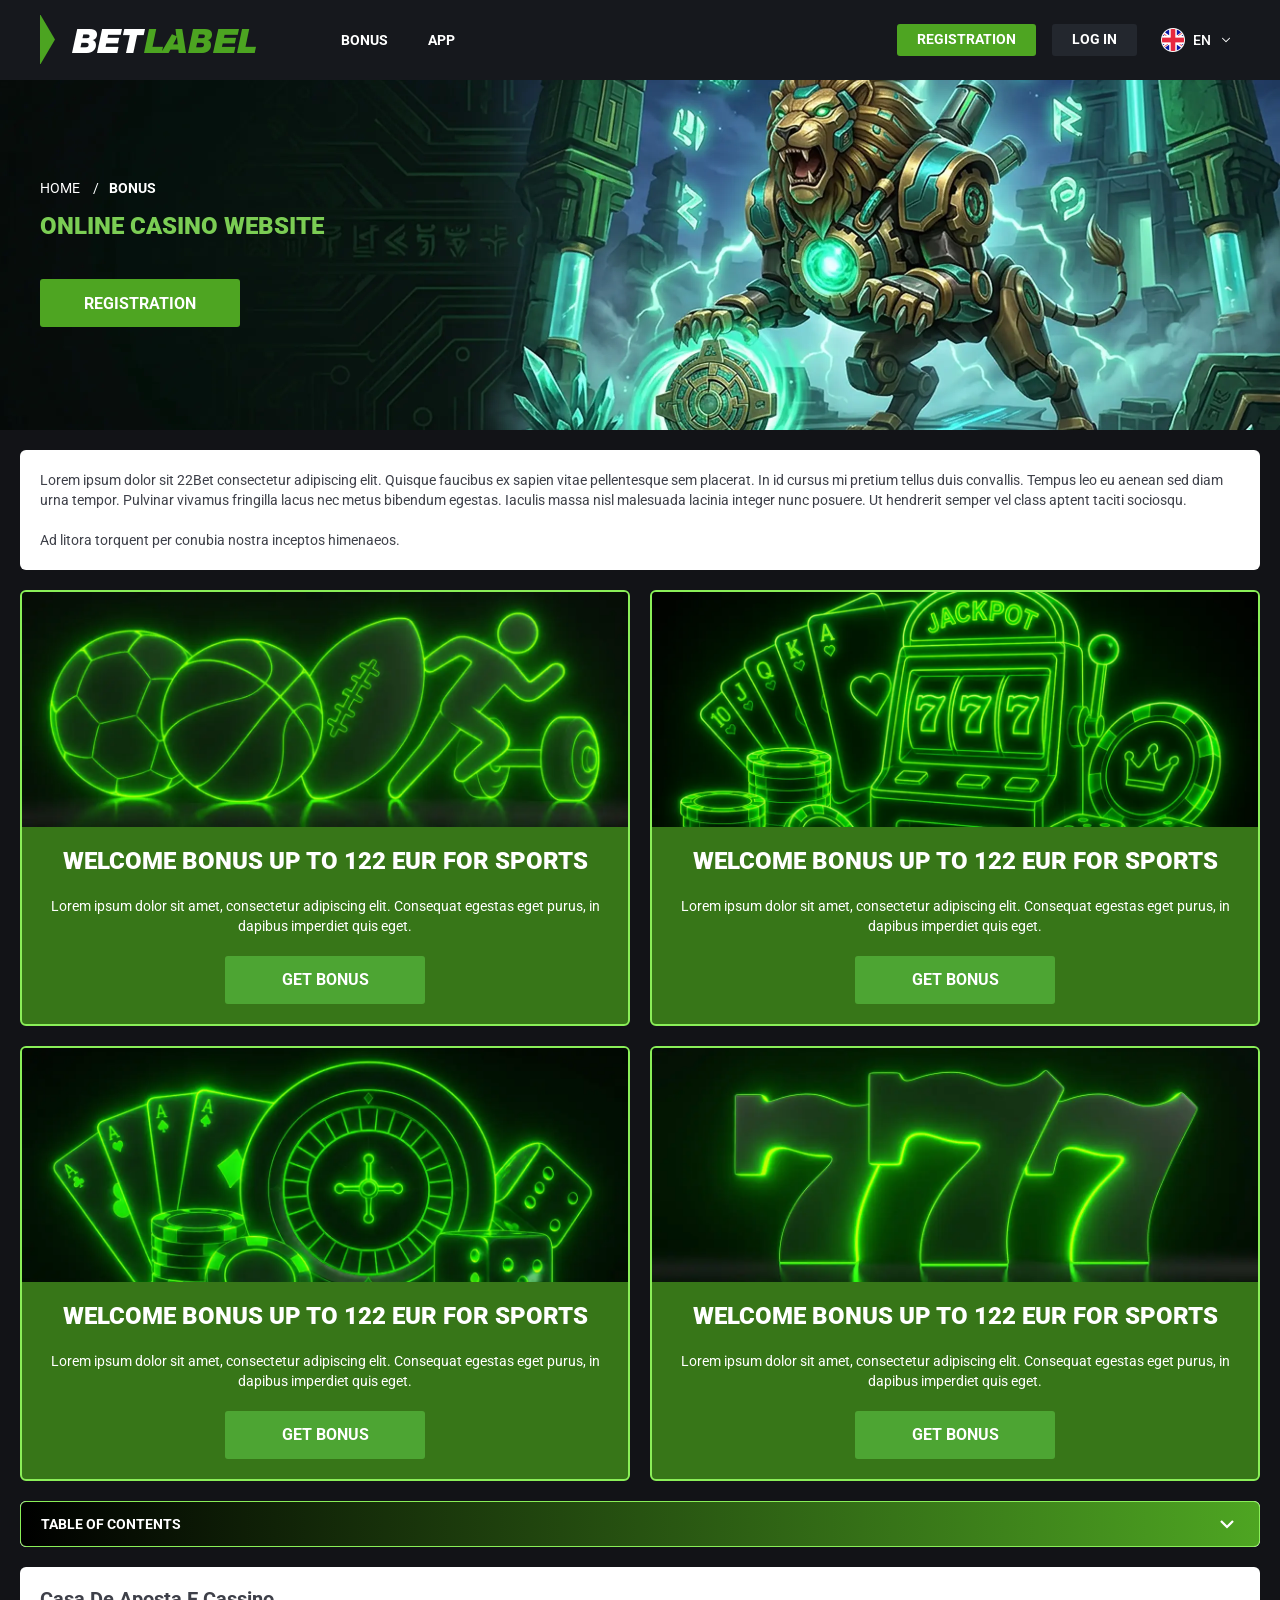
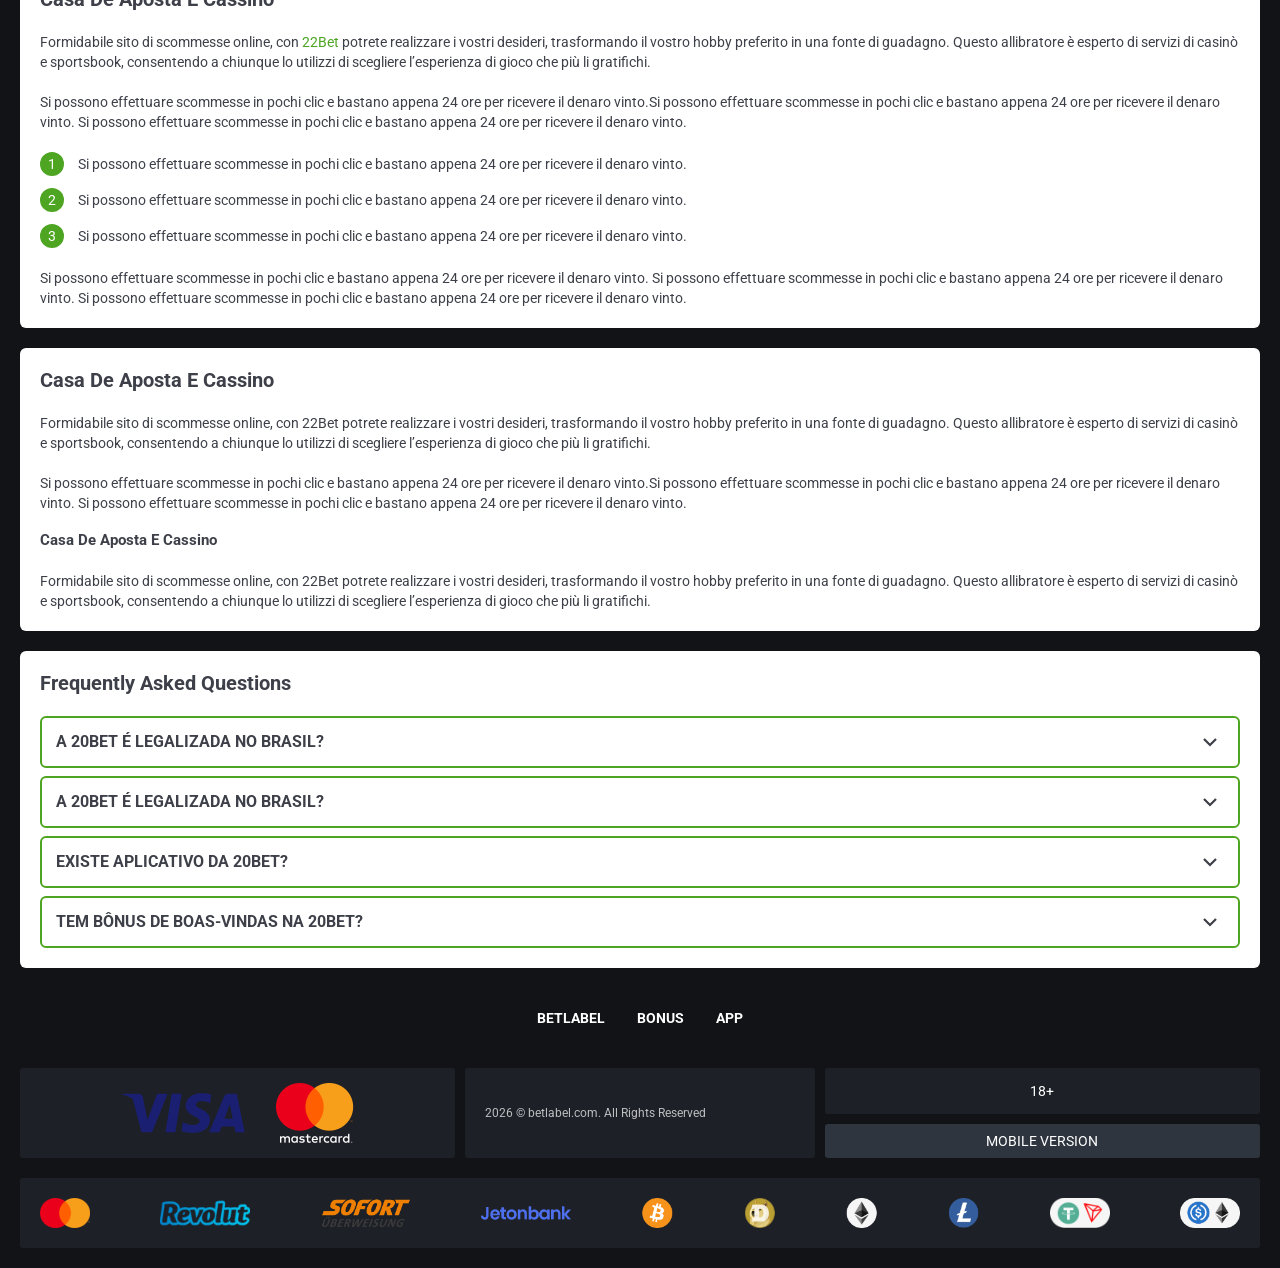
<file: bonus.html>
<!DOCTYPE html>
<html lang="en">
  <head>
    <meta charset="UTF-8" />
   
    <meta name="viewport" content="width=device-width, initial-scale=1.0" />
    <title>Bet Label </title>
    <meta name="description" content />
    <meta property="og:site_name" content />
    <meta property="og:title" content />
    <meta property="og:type" content="website" />
    <meta property="og:url" content />
    <meta property="og:image" content />
    <meta property="og:image:alt" content />
    <meta property="og:locale" content="en" />
    <meta property="og:description" content />
    <link rel="preconnect" href="https://fonts.googleapis.com" />
    <link rel="preconnect" href="https://fonts.gstatic.com" crossorigin="anonymous" />
  <link
  href="https://fonts.googleapis.com/css2?family=Roboto:wght@100;300;400;500;700;900&display=swap"
  rel="stylesheet">
    <link rel="stylesheet" href="./css/reset.css" />
    <link rel="stylesheet" href="./css/main.css" />
    <link rel="stylesheet" href="./css/media.css"/>
    <link rel="icon" href="./images/Group.png" type="image/x-icon"/>
    <script
    src="https://code.jquery.com/jquery-3.6.1.min.js"
    integrity="sha256-o88AwQnZB+VDvE9tvIXrMQaPlFFSUTR+nldQm1LuPXQ="
    crossorigin="anonymous"
  ></script>
  </head>
  <body>
  <header class="header">
      <section class="content header__content">
        <a href="./index.html" class="logo header__logo"
          ><img src="./images/logo.png" alt="logo" title
        /></a>
        <button class="header__btn-menu" >
          <svg width="16px" height="16px" viewBox="0 0 16 16" xmlns="http://www.w3.org/2000/svg">
              <rect y="0" width="16" height="3" rx="1.5"></rect>
              <rect y="6.5" width="16" height="3" rx="1.5"></rect>
              <rect y="13" width="16" height="3" rx="1.5"></rect>
            </svg>
        </button>

          <nav class="menu header__menu">
      <ul class="header__menu-list">
                
              <li >
                 <a href="./bonus.html" >
                Bonus
              </a>
             
              
            </li>
              <li>
                <a href="./app.html">
                 App
                </a>
              </li>
           
             
            </ul>
            <div class="header__button header__button-menu " >
              <a href="#" class="button  button__login-menu">Registration</a>
              <a href="#" class="button button__menu">Log in</a>
            </div>
           
          </nav>
            <a href="#" class="button button__login">Registration</a>
            <a href="#" class="button button__singup">Log in</a>
           
               <div class="header__language">
                <div class="header__flag-wrap">
                  <a class="header__country" href="#">
                    <span><img src="./images/flag.png" alt=" Flag" title /></span>
                      <span>en</span>
                  </a>
                </div>
                <div class="header__flag-menu">
                  
                   <button class="button__close"><img src="./images/close.svg" alt="" title></button>
                 
                  <ul>
                    
                    <li>
                      <a href="#" class="header__flag-link">
                        <span>
                          <img src="./images/flag.png" alt="flag" title />
                        </span>
                        <span>en</span>
                      </a>
                    </li>
                      <li>
                      <a href="#" class="header__flag-link">
                        <span>
                          <img src="./images/flag-pl.png" alt="flag" title />
                        </span>
                        <span>pl</span>
                      </a>
                    </li>
                   <li>
                      <a href="#" class="header__flag-link">
                        <span>
                          <img src="./images/flag-si.png" alt="flag" title />
                        </span>
                        <span>si</span>
                      </a>
                    </li>
                    <li>
                      <a href="#" class="header__flag-link">
                        <span>
                          <img src="./images/flag-pt.png" alt="flag" title />
                        </span>
                        <span>pt</span>
                      </a>
                    </li>
                    <li>
                      <a href="#" class="header__flag-link">
                        <span>
                          <img src="./images/flag-ca.png" alt="flag" title />
                        </span>
                        <span>ca</span>
                      </a>
                    </li>
                   <li>
                      <a href="#" class="header__flag-link">
                        <span>
                          <img src="./images/flag-cz.png" alt="flag" title />
                        </span>
                        <span>cz</span>
                      </a>
                    </li>
                    <li>
                      <a href="#" class="header__flag-link">
                        <span>
                          <img src="./images/flag-sk.png" alt="flag" title />
                        </span>
                        <span>sk</span>
                      </a>
                    </li>
                    <li>
                      <a href="#" class="header__flag-link">
                        <span>
                          <img src="./images/flag-fi.png" alt="flag" title />
                        </span>
                        <span>fi</span>
                      </a>
                    </li>
                    <li>
                      <a href="#" class="header__flag-link">
                        <span>
                          <img src="./images/flag-nz.png" alt="flag" title />
                        </span>
                        <span>nz</span>
                      </a>
                    </li>
                    <li>
                      <a href="#" class="header__flag-link">
                        <span>
                          <img src="./images/flag-gr.png" alt="flag" title />
                        </span>
                        <span>gr</span>
                      </a>
                    </li>
                    <li>
                      <a href="#" class="header__flag-link">
                        <span>
                          <img src="./images/flag-ro.png" alt="flag" title />
                        </span>
                        <span>ro</span>
                      </a>
                    </li>
                    <li>
                      <a href="#" class="header__flag-link">
                        <span>
                          <img src="./images/flag-hr.png" alt="flag" title />
                        </span>
                        <span>hr</span>
                      </a>
                    </li>
                    <li>
                      <a href="#" class="header__flag-link">
                        <span>
                          <img src="./images/flag-ie.png" alt="flag" title />
                        </span>
                        <span>ie</span>
                      </a>
                    </li>
                    <li>
                      <a href="#" class="header__flag-link">
                        <span>
                          <img src="./images/flag-hu.png" alt="flag" title />
                        </span>
                        <span>hu</span>
                      </a>
                    </li>
                    <li>
                      <a href="#" class="header__flag-link">
                        <span>
                          <img src="./images/flag-de.png" alt="flag" title />
                        </span>
                        <span>de</span>
                      </a>
                    </li>
                    <li>
                      <a href="#" class="header__flag-link">
                        <span>
                          <img src="./images/flag-bg.png" alt="flag" title />
                        </span>
                        <span>bg</span>
                      </a>
                    </li>
                    <li>
                      <a href="#" class="header__flag-link">
                        <span>
                          <img src="./images/flag-at.png" alt="flag" title />
                        </span>
                        <span>at</span>
                      </a>
                    </li>
                    <li>
                      <a href="#" class="header__flag-link">
                        <span>
                          <img src="./images/flag-no.png" alt="flag" title />
                        </span>
                        <span>no</span>
                      </a>
                    </li>
                    <li>
                      <a href="#" class="header__flag-link">
                        <span>
                          <img src="./images/flag-it.png" alt="flag" title />
                        </span>
                        <span>it</span>
                      </a>
                    </li>
                    <li>
                      <a href="#" class="header__flag-link">
                        <span>
                          <img src="./images/flag-se.png" alt="flag" title />
                        </span>
                        <span>se</span>
                      </a>
                    </li>
                    <li>
                      <a href="#" class="header__flag-link">
                        <span>
                          <img src="./images/flag-es.png" alt="flag" title />
                        </span>
                        <span>es</span>
                      </a>
                    </li>
                  </ul>
                </div>
              </div> 
      </section>
    </header>
     <main class="main home main-page">
        <section class=" hero hero__page">
           
            <div class="background background-page">
              <img src="./images/bonus/bg-bonus.webp" alt="hero" title />
              
            </div>
            <div class="hero__wrapper hero__wrapper-page">
              <div class="hero__data hero__data-bonus">
                <ul
                class="breadcrumbs "
                
              >
                <li
                  
                >
                  <a href="/" >
                    <span >Home</span></a
                  >
                 
                </li>
                <li
                  
                >
                  <a href="#" > <span >Bonus</span></a>
                 
                </li>
              </ul>
                <h1 class="title general hero__title">
                  Online Casino Website
                </h1>
              
                <a href="#" class="button  hero__button ">Registration</a>
               
              </div>
             
            </div>
          </section>
      <section class="main__wrap main__wrap-page">
       
       <section class="content__wrapper content__wrapper-page">
        <section class="content article">
            <p>
             Lorem ipsum dolor sit 22Bet consectetur adipiscing elit. Quisque faucibus ex sapien vitae pellentesque sem placerat. In id cursus mi pretium tellus duis convallis. Tempus leo eu aenean sed diam urna tempor. Pulvinar vivamus fringilla lacus nec metus bibendum egestas. Iaculis massa nisl malesuada lacinia integer nunc posuere. Ut hendrerit semper vel class aptent taciti sociosqu.
            </p>
            <p>
             Ad litora torquent per conubia nostra inceptos himenaeos.
            </p>
          </section>
        
          <section class="content bonuses">
            <ul class="bonuses__list">
               <li class="  bonuses__item">
                 
                 <div class="images__wrap">
                   <div class=" bonuses__img">
                     <img src="./images/bonus/banner-bonus1.webp" alt="" title="">
                  </div>
               <div class="bonuses__desc">
                     <div class="wrap">
                        
                        <h2 class="title high bonuses__title">WELCOME BONUS UP TO 122 EUR FOR SPORTS </h2>
                        <div class="bonuses__text">
                        <p>
                        Lorem ipsum dolor sit amet, consectetur adipiscing elit. Consequat egestas eget purus, in dapibus imperdiet quis eget. 
                       </p>  </div>
                        
                     </div>
                     <div class="bonuses__buttons">
                      
                          <a href="#" class="button bonuses__button">Get Bonus</a>
                         
                   
                   </div>
                  </div>
                 </div>
                  
               </li>
               <li class="bonuses__item">
                 <div class="images__wrap">
                  <div class=" bonuses__img">
                     <img src="./images/bonus/banner-bonus2.webp" alt="" title="">
                  </div>
        <div class="bonuses__desc">
                     <div class="wrap">
                        
                        <h2 class="title high bonuses__title">WELCOME BONUS UP TO 122 EUR FOR SPORTS</h2>
                        <div class="bonuses__text">
                        <p>
                        Lorem ipsum dolor sit amet, consectetur adipiscing elit. Consequat egestas eget purus, in dapibus imperdiet quis eget. 
                       </p>  </div>
                        
                     </div>
                     <div class="bonuses__buttons">
                      
                          <a href="#" class="button bonuses__button">Get Bonus</a>
                         
                   
                   </div>
                  </div>
                 </div>
               </li>
               <li class="bonuses__item">
                <div class="images__wrap">
                  <div class=" bonuses__img">
                     <img src="./images/bonus/banner-bonus3.webp" alt="" title="">
                  </div>
                     <div class="bonuses__desc">
                     <div class="wrap">
                        
                        <h2 class="title high bonuses__title">WELCOME BONUS UP TO 122 EUR FOR SPORTS</h2>
                        <div class="bonuses__text">
                         <p>
                        Lorem ipsum dolor sit amet, consectetur adipiscing elit. Consequat egestas eget purus, in dapibus imperdiet quis eget. 
                       </p>  </div>
                        
                     </div>
                     <div class="bonuses__buttons">
                      
                          <a href="#" class="button bonuses__button">Get Bonus</a>
                         
                   
                   </div>
                  </div>
                </div>
               </li>
                     <li class="bonuses__item">
                <div class="images__wrap">
                  <div class=" bonuses__img">
                     <img src="./images/bonus/banner-bonus4.webp" alt="" title="">
                  </div>
                     <div class="bonuses__desc">
                     <div class="wrap">
                        
                        <h2 class="title high bonuses__title">WELCOME BONUS UP TO 122 EUR FOR SPORTS</h2>
                        <div class="bonuses__text">
                       <p>
                        Lorem ipsum dolor sit amet, consectetur adipiscing elit. Consequat egestas eget purus, in dapibus imperdiet quis eget. 
                       </p>
                        </div>
                        
                     </div>
                     <div class="bonuses__buttons">
                      
                          <a href="#" class="button bonuses__button">Get Bonus</a>
                         
                   
                   </div>
                  </div>
                </div>
               </li>
            </ul>
         </section>
            <section class="content menu-review__content">
              

            
                <div class="menu__review-desk menu__review-content">Table of Contents</div>
                <ul class="menu__review menu__review-list">
                  <li><a href="#">Lorem ipsum dolor sit</a></li>
                    <li><a href="#">Amet consectetur adipiscing</a></li>
                      <li><a href="#">Quisque faucibus ex sapien vitae</a></li>
                        <li><a href="#">Ut hendrerit sempero</a></li>
                          <li><a href="#">Pulvinar vivamus fringilla</a></li>
                           <li><a href="#">Ad litora torquent per conubia</a></li>
                         
                          
                </ul>
             
          
          </section>
         
         <section class="content article">
            <h2 class="title high article__title">Casa de Aposta e Cassino</h2>
            
            <p>
             Formidabile sito di scommesse online, con <a href="#">22Bet</a> potrete realizzare i vostri desideri, trasformando il vostro hobby preferito in una fonte di guadagno. Questo allibratore è esperto di servizi di casinò e sportsbook, consentendo a chiunque lo utilizzi di scegliere l’esperienza di gioco che più li gratifichi.
            </p>
            <p>
             Si possono effettuare scommesse in pochi clic e bastano appena 24 ore per ricevere il denaro vinto.Si possono effettuare scommesse in pochi clic e bastano appena 24 ore per ricevere il denaro vinto. Si possono effettuare scommesse in pochi clic e bastano appena 24 ore per ricevere il denaro vinto.
            </p>
           <ol>
              <li>Si possono effettuare scommesse in pochi clic e bastano appena 24 ore per ricevere il denaro vinto.</li>
              <li>Si possono effettuare scommesse in pochi clic e bastano appena 24 ore per ricevere il denaro vinto.</li>
              <li>Si possono effettuare scommesse in pochi clic e bastano appena 24 ore per ricevere il denaro vinto.</li>
            </ol>
            <p>Si possono effettuare scommesse in pochi clic e bastano appena 24 ore per ricevere il denaro vinto. Si possono effettuare scommesse in pochi clic e bastano appena 24 ore per ricevere il denaro vinto. Si possono effettuare scommesse in pochi clic e bastano appena 24 ore per ricevere il denaro vinto.</p>
          </section>
           <section class="content article">
            <h2 class="title high article__title">Casa de Aposta e Cassino</h2>
            
            <p>
             Formidabile sito di scommesse online, con 22Bet potrete realizzare i vostri desideri, trasformando il vostro hobby preferito in una fonte di guadagno. Questo allibratore è esperto di servizi di casinò e sportsbook, consentendo a chiunque lo utilizzi di scegliere l’esperienza di gioco che più li gratifichi.
            </p>
            <p>
             Si possono effettuare scommesse in pochi clic e bastano appena 24 ore per ricevere il denaro vinto.Si possono effettuare scommesse in pochi clic e bastano appena 24 ore per ricevere il denaro vinto. Si possono effettuare scommesse in pochi clic e bastano appena 24 ore per ricevere il denaro vinto.
            </p>
          
            <h3>Casa de Aposta e Cassino</h3>
            <p>Formidabile sito di scommesse online, con 22Bet potrete realizzare i vostri desideri, trasformando il vostro hobby preferito in una fonte di guadagno. Questo allibratore è esperto di servizi di casinò e sportsbook, consentendo a chiunque lo utilizzi di scegliere l’esperienza di gioco che più li gratifichi.</p>
          </section>
        
           <section class="content faq">
            <h2 class="title high faq__title">Frequently Asked Questions</h2>
            <ul class="faq__list " >
              <li class="faq__item"  >
                <h3 class="title medium faq__subtitle js-button-expander js-button-expander--faq"  >A 20Bet é legalizada no Brasil?
                 </h3>
                <div  class="faq__answer js-expand-content js-expand-content--faq" >
                  <p  >
                    Sim, a casa de apostas tem licença emitida por Curaçao, que é reconhecida no Brasil e a permite atuar por aqui.
                  </p>
                </div>
              </li>
              <li class="faq__item"  >
                <h3 class="title medium faq__subtitle js-button-expander js-button-expander--faq"  >A 20Bet é legalizada no Brasil?</h3>
                <div class="faq__answer js-expand-content js-expand-content--faq" >
                  <p  >
                    Sim, a casa de apostas tem licença emitida por Curaçao, que é reconhecida no Brasil e a permite atuar por aqui.
                  </p>
                </div>
              </li> 
              <li class="faq__item"  >
                <h3 class="title medium faq__subtitle js-button-expander js-button-expander--faq"  >Existe aplicativo da 20Bet?</h3>
                <div class="faq__answer js-expand-content js-expand-content--faq" >
                  <p  >
                   Sim, disponível para sistemas operacionais iOS e Android.
                  </p>
                </div>
              </li> 
              <li class="faq__item"  >
                <h3 class="title medium faq__subtitle js-button-expander js-button-expander--faq"  >Tem bônus de boas-vindas na 20Bet?</h3>
                <div class="faq__answer js-expand-content js-expand-content--faq" >
                  <p  >
                   O pacote especial para novos usuários da 20Bet paga 100% sobre o primeiro depósito, com limite de 600 BRL.
                  </p>
                </div>
              </li> 
             
            </ul>
          </section>
          
        </section> 
        
       
        <div class=""  onclick="scrollToTop()">
          <button class="main__arrow" id="scrollToTopBtn"></button>
        </div> 
      </section>
    </main> 
      <footer class=" footer ">
      <section class="content footer__content">
        <ul class="footer__menu">
         <li><a href="/">betlabel</a></li>
         <li><a href="./bonus.html">Bonus</a></li>
         <li><a href="./app.html">App</a></li>
        
        </ul>
         
       
        <div class="footer__wrapp">
           <ul class="footer__cards">
           
            <li>
              <a href="#"
                ><img src="./images/footer-img1.svg" alt="card" title
              /></a>
            </li>
          </ul>
          <div class="footer__text">
           
            <p>2026 &copy; betlabel.com. All Rights Reserved
</p>
         
          </div>
         <div class="footer__box">
           <div class="footer__age">
           18+
          </div>
          <div class="footer__mobile">
            MOBILE VERSION
          </div>
         </div>
        </div>
       <ul class="footer__cards-list">
           
            <li>
              <a href="#"
                ><img src="./images/footer-img2.svg" alt="card" title
              /></a>
            </li>
             <li>
              <a href="#"
                ><img src="./images/footer-img3.svg" alt="card" title
              /></a>
            </li>
             <li>
              <a href="#"
                ><img src="./images/footer-img4.svg" alt="card" title
              /></a>
            </li>
             <li>
              <a href="#"
                ><img src="./images/footer-img5.svg" alt="card" title
              /></a>
            </li>
             <li>
              <a href="#"
                ><img src="./images/footer-img6.svg" alt="card" title
              /></a>
            </li>
             <li>
              <a href="#"
                ><img src="./images/footer-img7.svg" alt="card" title
              /></a>
            </li>
             <li>
              <a href="#"
                ><img src="./images/footer-img8.svg" alt="card" title
              /></a>
            </li>
             <li>
              <a href="#"
                ><img src="./images/footer-img9.svg" alt="card" title
              /></a>
            </li>
             <li>
              <a href="#"
                ><img src="./images/footer-img10.svg" alt="card" title
              /></a>
            </li>
             <li>
              <a href="#"
                ><img src="./images/footer-img11.svg" alt="card" title
              /></a>
            </li>
           
          </ul>
      </section>
    </footer>
    <script src="./js/sidebar.js" defer></script>
    <script src="./js/expander.js" defer></script>
    <script src="./js/mobile-menu.js" defer></script>
  <script src="./js/flag.js" defer></script>
  
     <script src="./js/arrowUp.js" defer></script>
  </body>
</html>
</file>
<file: css/main.css>
html{
    -webkit-text-size-adjust: 100%;
    scroll-behavior: smooth;
      overflow-x: hidden;
  }
  
  body {
      display: block;
      position: relative;
      width: 100%;
    background: #121317;

      font-family: 'Roboto', sans-serif;
      font-size: 14px;
      font-weight: 400;
      line-height: 20px;
      text-align: left;
      color:#3E4049;
      overflow-x: hidden;
    }
  

    
    .content {
      display: block;
      position: relative;
      width: 100%;
      max-width: 1240px;
      /* max-width: 100%; */
      /* overflow: hidden; */
      border-radius: 6px;
 background:  #FFFFFF;

      padding:20px;
      margin: 0 auto 20px auto;
    }
    
    h1,
    h2,
    h3,
    h4,
    .title {
      display: block;
      position: relative;
      font-size: 24px;
      font-weight: 900;
      line-height: 25px;
      text-align: center;
      color: #7BCD54;
    }
    
    h1,
    .title.general {
      text-transform: uppercase;
     
    }
    
    h2,
    .title.high {
      display: flex;
      align-items: center;
      justify-content: left;
      font-weight: 700;
      font-size: 20px;
      line-height: 25px;
      text-transform: capitalize;
      color: #3E4049;

    }





    h3,
    title.medium {
      font-weight: 700;
      font-size: 15px;
      line-height: 22px;
      text-align: left;
    
      text-transform: capitalize;
        color: #3E4049;
     
    }
    
    article > *,
    .article > *,
    .desk > * {
      margin-top: 20px;
    }
    
    article > *:first-child,
    .article > *:first-child,
    .desk > *:first-child {
      margin-top: 0 !important;
    }
    
    article > h2,
    .article > h2,
    .desk > h2 {
      margin-top: 32px;
    }
    
    article > h3,
    .article > h3,
    .desk > h3 {
      margin-top: 16px;
    }
    
    .button {
      
      position: relative;
    display: inline-block;
      min-width: 200px;
      height: 48px;
      border-radius: 3px;

background: #4EA522;

      overflow: hidden;
      font-size: 16px;
      font-weight: 700;
      line-height: 17px;
      text-align: center;
      text-decoration: none;
      text-transform: uppercase;
      color: #ffffff;
      white-space: nowrap;
      cursor: pointer;
      padding: 15.5px 24px;
      margin: 0 auto;
   
      transition: all 0.5s;
    }
    
    .button:hover {
    background: #DE594C;
    }
    
    
    .header,
    .main ,.footer {
      display: flex;
      position: relative;
      justify-content: space-between;
      align-items: center;
     
      max-width: 1600px;
      max-width: 100%;
      
      margin: 0 auto;
    }
    
    .background{
      display: block;
      position: absolute;
      bottom: 0;left: 0;
      height: 100%;
      width: 100%;
      overflow: hidden;
    }
    
    .background img{
      position: relative;
      width: 100%;height: 100%;object-fit: cover;
      
    }

    .background-page img{
      border-radius: 0;
    }
    
    .images img{
      border-radius: 6px;
      width: 100%;
      height: 100%;
      overflow: hidden;
      display: block;
    }

    .faq {
      overflow-anchor: none;
    }
    
    /* -------------------HEADER---------------- */
    .header {
      position: fixed;
      top: 0;
      left: 0;
      right: 0;
      width: 100%;
      z-index: 100;
     background: #16181D;

    }
    
    .header__content {
      position: relative;
      display: flex;
      flex-direction: row;
      align-items: center;
      justify-content: space-between;
      max-width: 1240px;
      max-height: 80px;
      border-radius: 0;
     background: #16181D;

      box-shadow: none;
border: none;
      padding: 15px ;
      margin: 0 auto;
    }
    
    .logo {
      display: block;
      position: relative;
      flex: 0 0 224px;
      margin-right: 57px;
    }
    
    .logo img {
      display: block;
      position: relative;
      width: auto;
      max-height: 52px;
    }
    
    .logo:hover{
      transform: scale(1.1);
    }
    .header__menu {
      display: flex;
      white-space: nowrap;
      max-height: calc(100vh - 70px);
       scrollbar-width: none; 
  -ms-overflow-style: none; 
  
    }
    .header__menu::-webkit-scrollbar {
  display: none; 
}
    
    
    .header__menu-list {
      display: flex;
      justify-content: center;
      align-items: center;
      white-space: nowrap;
      flex: 1 1 auto;
     

      border-radius: 25px;
     
z-index: 1;

    }
    .header__menu-list li {
      display: block;
     
    }
    
    .header__menu-list li a {
      display: inline-flex;
      position: relative;
      align-items: center;
      font-weight: 700;
      font-size: 14px;
      line-height: 20px;
      text-transform: uppercase;
      color:#FFFFFF;
      transition: all 0.5s;
     padding:  13px 20px;
    }
   
    
    .header__menu-list li:hover a{
  color: #4CA421;
  
    }
    
    .menu a{
      display: none;
    }
    
  
    span {
      display: inline-block;
    }
    
    .header__menu-list a img,
    .header__flag img {
      width: 24px;
      height: 24px;
      vertical-align: middle;
    }
    
   
    
    .header__flag span:first-child {
      flex: 0 1 24px;
      margin-right: 8px;
      
    }
    .header__menu-wrap{
       position: absolute;
       padding-top: 55px;
    left: 0;
    top: 0px;
    width: fit-content;
    min-width: 150px;
    height: 0;
   
    z-index: -1;
    overflow-y: hidden;
  
    }

    .header__menu-wrap ul{
   background: #102C30;

    border-radius:6px;
    padding: 8px 16px;
    
}

.header__menu-item:hover .header__menu-wrap {
 
    height: auto;
}

.header__menu-wrap ul{
  display: flex;
  flex-direction: column;
  gap: 8px;
}
.header__menu-wrap ul li{
  padding: 0;
}

.header__menu-wrap ul li:hover{
  background: none;
  
}
.header__menu-list .header__menu-item > a{
    position: relative;
    padding-right: 40px;
}


.header__menu-list li:first-child .header__menu-item {
    padding-left: 0;
}


.header__menu-list > li {
  position: relative;
}


.header__menu-list li .header__menu-wrap ul li a{
  color:#FFFFFF !important;
 padding: 0;
}

.header__menu-list li .header__menu-wrap ul li a:hover{

color: #33BDD2 !important;
}

.header__menu-list li .header__menu-wrap ul li a::after{
  display: none;
}

.header__menu-wrap.js-expand-content.expanded {
  height: auto;
}
.header__menu-item > a::after{
  content: '';
  display: block;position: absolute;
  width: 20px;height: 20px;
  right: 10px;
  top: 50%;
  transform: translateY(-50%);
  background: url('../images/menu-arrowDown.svg') no-repeat center center / contain;
  transition: transform 0.5s ease;
}

.header__menu-list li:first-child.active a::after,.header__menu-list li:nth-child(3).active a::after{
transform: translateY(-50%) rotate(180deg);
}

.header__menu-list li:first-child:hover a::after,.header__menu-list li:nth-child(3):hover a::after{
transform: translateY(-50%) rotate(180deg);
}

li.active .header__menu-wrap{
display: flex;
  gap: 8px;
}
    .header__flag {
      display: flex
;
    align-items: center;
      margin-left: 24px;
      color:#ffffff;
      text-transform: uppercase;
    }

    .button__login{
        margin-left: auto;
    }

     .button__login:hover{
    background: #23272E;


     }

    .button__login{
      line-height:17px;
        min-width: 135px;
    background: #4EA522;
font-size: 14px;
height: 32px;
        padding: 7px 20px;
        margin: 0 16px 0 auto;
       
    }
     

    
 .button__singup{
  line-height: 17px;
  min-width: 84px;
  padding: 7px 20px;
background: #23272E;
font-size: 14px;
height: 32px;
    margin: 0;
 }

 .button__singup:hover{
   background: #4EA522;

 }
    .header__time{
        color:#FFFFFF;
        position: relative;
        padding-left: 28px;
        margin-left: 24px;
    }

    .header__time::before{
      content: '';
      display: block;position: absolute;
      top: 50%;
      transform: translateY(-50%);
      width: 18px;height: 18px;
      left: 1px;
      background: url('../images/clock.svg') no-repeat center center / contain;
    }

 
    .header__btn-menu{
      display: block;
      flex: 0 1 auto;
      min-width: 0;
      border:1px solid #ffffff; 
      border-radius: 10px;
      background: #16181D;

      padding: 12px;
      margin-left: 12px;
      order: 3;
     
      
    }
    
    
    svg {
      position: relative;
      fill: #ffffff;
      line-height: 1;
      vertical-align: 1;
    }
    
     
    
     .header__country {
  display: flex;
  align-items: center;
  gap: 8px;
  border-radius: 20px;
  padding: 8px 29px 8px 8px;
  margin-left: auto;
}

.header__language {
  position: relative;
  margin-left: 16px;
}

.header__country span:last-child {
  color: #ffffff;
  font-weight: 500;
  font-size: 14px;
  line-height: 100%;
  text-transform: uppercase;
  transition: all 0.5s;
}

.header__country img,
.header__flag-link img {
  width: 24px;
  height: 24px;
  vertical-align: middle;
}
.header__country::after{
  content: "";
    position: absolute;
    display: block;
    width: 8px;height: 8px;
    top: 50%;
    transform: translateY(-50%);
    right: 10px;
    background: url('../images/flag-menuArrow.svg')no-repeat center center / contain;
    transition: transform 0.3s ease-in-out;
}

.header__country.active::after{
  transform: translateY(-50%) rotate(180deg);
  
}

.header__country span:last-child{
  color: #ffffff;
  font-weight: 500;font-size: 14px;
  line-height: 100%;
  text-transform: uppercase;
  
}

.header__country img,.header__flag-link img{
  width: 24px;height: 24px;
  vertical-align: middle;
}
.header__flag-menu {
  /* display: none; */
  position: absolute;
  top: 40px;
 right: 0;
  height: auto;
 border-radius: 4px;
background: #23272E;

width:max-content;

  z-index: 9999;
  transform: translateY(-10px);
    opacity: 0;
    visibility: hidden;
    transition: all 0.5s 
ease;
  top: calc(100% + 5px);
  max-height: calc(100vh - 64px);
  padding: 12px;
  
}

.header__flag-menu ul{
  display: grid;
  grid-template-columns: repeat(4,1fr);
  gap: 8px;
}

.header__flag-menu.active::-webkit-scrollbar {
  display: none;
}


.header__flag-link {
  display: flex
;
  flex-direction: row;
  align-items: center;
  justify-content: flex-start;
  padding: 0 16.5px;
  gap: 9px;
}
.header__flag-menu.active {
  display: block;
}



.header__flag-link:last-child span {
  font-weight: 500;
  color: #ffffff;
  text-transform: uppercase;
}





.header__menu-wrap{
  display: none;
  
  position: absolute;
  left: -13px;
  top: 20px;
  height: auto;
  background: #1C5559;
  border-radius: 0 0 8px 8px;
  padding: 8px 10px;
  
z-index: 100;
overflow-y:hidden;
}
.header__menu-list > li {
  position: relative;
}

.header__menu-wrap ul li:nth-last-child(-n+1){
  display: block;
}

.header__menu-list li .header__menu-wrap ul li a{
  color:#FFFFFF !important;
  padding-right: 12px;
}

.header__menu-list li .header__menu-wrap ul li a::after{
  display: none;
}

.header__menu-wrap.js-expand-content.expanded {
  height: auto;
}

li.active .header__menu-wrap{
display: flex;
  gap: 8px;
}

.header__flag-link {
  display: flex;
  flex-direction: row;
  align-items: center;
  justify-content: flex-start;
  padding: 0 16.5px;
      padding: 5px;
  gap: 9px;
}
.header__flag-menu.active {
  display: block;
  overflow-y: auto;
    /* max-height: calc(100vh - 80px); */
        transform: translateY(0);
    opacity: 1;
    visibility: visible;

}

.header__flag-menu ul li{
  transition: all 0.5s;
}



.header__flag-menu ul li:hover .header__flag-link:last-child span {color:#4CA421 ;}



.header__flag-link:last-child span {
  font-weight: 500;
  color: #ffffff;
  text-transform: uppercase;
}

    
.button__close {
  position: absolute;
  top: 6px;
  right: 6px;
  font-size: 18px;
  font-weight: 700;
  background: transparent;
  color: #445058;
  cursor: pointer;
  width: 6px;
  height: 6px;
  display: flex;
  justify-content: center;
  align-items: center;
  border: none;
  /* background: url('../images/close.svg') no-repeat center center / contain; */
  border-radius: 4px;
  padding: 0;
  z-index: 10;
}
    
    /* ------------------ MAIN------------- */
    .main.home{
      display: flex;
      
     
    }
    
    .main__wrap {
      display: flex;
      position: relative;
      flex: 1 1 100%;
      justify-content: center;
      align-items: stretch;
      /* max-width: 1540px; */
      padding: 20px 30px;
      margin: 0 auto;
    }
    
    
    
   
    .menu__review-content::after {
      content: "";
      position: absolute;
      right: 20px;
      top:50%;
      transform: translateY(-50%);
      width: 24px;
      height: 24px;
     background: url('../images/sidebar-arrowDown.svg') no-repeat center center / contain;
      transition:  all 0.5s;
    }

   
    
   
    
    .menu__review-content.active::after {
       transform: translateY(-50%) rotate(180deg);
    }
    
    .menu-review__content{
     
      padding: 0px;
      margin-bottom: 20px;
      overflow: hidden;

border: none;
      border-radius: 6px;

    }
  
    .menu__review-content{
      position: relative;
      padding:12px 60px 12px 20px;
      color: #FFFFFF;
      font-weight: 700;
      text-transform: uppercase;
 cursor: pointer;
background: linear-gradient(90deg, #000000 0%, #4EA522 100%);
border: 1px solid #8AEF58;
border-radius: 6px;
    }
    



.bonuses__desc::after{
background: linear-gradient(180deg, rgba(0, 234, 206, 0) 14.75%, rgba(0, 234, 206, 0.7) 100%);


}

    
    .menu__review-content.active{
      border-bottom-left-radius: 0;
      border-bottom-right-radius: 0;
    }
    
    .menu__review li a {
   color: #3E4049;
      position: relative;
      display: flex;
      text-transform: uppercase;
      font-weight: 700;
    }
  
    .menu__review li:hover a{
      color: #4CA421;
      
      
    }


     
    .menu__review.active{
      display: block;
     
      border-radius: 0 0 12px 12px;
    }
    .menu__review-list{
      padding: 0;
    }
    .menu__review-list li{
      padding: 8px 16px;
    }
    .content__wrapper {
      
    
      flex: 0 1 100% ;
    }

    
  
      
    /* -----------hero ----------- */
    .content__wrapper{
      position: relative;
       
     
    
    }
    
    .hero{
      padding: 0;
      min-height: 350px;
      display: flex;
      background:none;
  
      align-items: center;
      padding: 24px 24px 24px 0;
  }

   
    
    .hero__wrapper {
     
      display: flex;
      align-items: center;
     z-index: 1;
    }
    
  
    .hero__data{
    display: block;
      position: relative;
        max-width: 488px;

border-radius: 0px;
text-align: left;
      padding: 20px; 
    }

    .hero__ratingImage img{
width: 16px;height: 16px;
display: block;
    }
      .hero__ratingImage{
       display: flex;
       align-items: center;
       margin-left: 10px;
      }
    
    .hero__title{
     
      text-align: left;
     
    }
  
    .hero__data p{
      color:#ffffff;
      font-weight: 700;
      text-transform: none;
      margin-bottom: 16px;
    }
    
    
    .hero__rating {
      display: flex;
      font-weight: 700;
      align-items: center;
      flex-wrap: wrap;
      justify-content: flex-start;
      text-transform: uppercase;
      color:#ffffff;
      margin-bottom: 18px;
    }
    
    .hero__rating p{
       text-transform: capitalize;
     margin-right: 16px;
     margin-bottom: 0;
     font-weight: 400;
    
     
    }
    .hero__button{
      display: inline-block;
    margin-top: 40px;
          
    }
    .hero__rating span{
      white-space: nowrap;
      font-weight: 400;
      font-size: 14px;
     
    }
     .hero__rating span:nth-child(1) {
      font-weight: 700;
      font-size: 20px;
     }

    .hero__data  li:nth-child(1) span{
      font-weight: 400;
      padding-left: 0;
    }
  
    
    
   .hero__data .hero__span{
      font-weight: 400;
      font-size: 12px;line-height: 18px;
      color:#ffffff;
    }
    
    
    
 


/* ------------features------ */
 
.features__wrap {
  display: flex;
  gap:20px;
}
.features__list,
.features__table {
 
  
  border-radius: 12px;
  

}

.features__title{
  margin-bottom: 16px;

}

.features__list li {
  display: flex;
  gap: 8px;
  position: relative;
   padding: 8px 16px ;
}

/* .features__list li + li,
.features__table tr + tr {
  margin-top: 8px;
} */

.features__table tr,.features__list li{
background: #000000;

border-radius: 12px;
  color:#ffffff;
}


.features__table {
border-collapse: separate;
display: flex;
width: 100%;
gap: 20px;
}

.features__table tbody{
  width: 100%;display: grid;
  grid-template-columns: repeat(2,1fr);
  gap: 20px;
 row-gap: 4px;
}

.features__table tr {
  font-weight: 700;
  display: flex;
  flex-direction: row;
  align-items: center;
  text-align: left;
  gap: 10px;
background: #ffffff;
border: 2px solid #4EA522;
color: #3E4049;

padding: 4px 4px;
padding: 13px 16px;

 overflow: hidden;
border-radius: 6px;

}

.features__table tr td:last-child{
  font-weight: 400;
  padding-left: 0;


}

.features__table tr td:first-child{
display: flex;
align-items: center;
gap: 16px;
border-radius: 12px;
  font-weight: 700;
  text-transform: none;
  color: #3E4049;
 
}
.features__table tr td img{
  width: 28px;height: 28px;
  display: block;
}

.features__table td {
  width: 100%;
}

/* -------------banner---------------- */

.banner {
  display: flex;
  align-items: center;
  justify-content:flex-start;
  overflow: hidden;
  width: 100%;
 
  min-height: 320px;
  padding:  20px 20px 20px 100px;
  background: transparent;
    border-radius: 6px;
    margin-bottom: 20px;

  
}

.banner__info {
  display: flex;

  flex-direction: column;
  align-items:center;
  position: relative;
  max-width: 450px;

border-radius: 8px;
  text-align: center;
 z-index: 1;
  padding: 20px;
}

.banner .banner__title-main {
  flex-direction: column;
  align-items:center;
  width: auto;
  justify-content: center;
  font-weight: 900;
  line-height: 25px;
  font-size: 20px;
  padding: 0;
  box-shadow: none;
  color: #7BCD54;
  text-align: center;
  text-transform: uppercase;
  margin-bottom: 40px;
  padding-left: 0;
  padding-right: 0;
  border: none;
  background: none;
}

.banner .banner__title::after,.banner .banner__title-main::before, .banner .banner__title-main::after {
  display: none;
  
}

.banner__subtitle{
  position: relative;
  color: #FFFFFF;
  font-size: 14px;
  line-height: 20px;
  font-weight: 400;
  text-align: left;
  text-transform:none;
  
  margin-bottom: 12px;
  
}



.banner__button {
 
 margin-left:0;
 margin-right: 0;
}

.banner__button:hover{
  
}


.banner-page{
  max-width: 100%;
  justify-content: flex-start;
  min-height: 380px;
  padding-left: 150px;
}


   
        /* ----------------review------------- */
    
      
        .article {
          display: flex;
          flex-direction: column;
        }
        .article ul li{
          position: relative;
          padding-left: 38px;
            line-height: 28px;
   
  padding:0px 0px 0px 20px;
        }
    
        .article ul li + li,.article ol li + li{
          margin-top: 12px;
        }
      
    
        .article ul li::before{
          content:'';
          position: absolute;
          left: 0px;
          top:50%;
          transform: translateY(-50%);
          width: 6px;height: 6px;
          border-radius: 50%;
   background: #4EA522;


        }

        .article-page ul li::before{

          background:#054146;
        }


        .article  .button{
          margin: 20px auto 0 0;
          

        }

        .article__background .article__button:hover{
          background: #2E9344;

        }
  
    

        .article a:not(.button){
            color:#4EA522; 
           
            font-weight: 400;
            
        }
        .article a:not(.button):hover{
color:#FF4949;
        }


           /* для нумерованного списка */

.article ol ,.faq{
  
  counter-reset: ol;
  position: relative;
  
}

.article ol li,.faq__subtitle{
  /* display: flex;
  align-items: center; */
  counter-increment: ol; 
  position: relative; 
  line-height: 24px;
 
  padding:0px 0px 0px 38px;}

.article ol li::before
/* .faq__subtitle::before */
 {
  content: counter(ol) " "; 
  display: inline-block;
  position: absolute;
  font: inherit;
  font-weight: 400;
  color: #ffffff;
  left: 0px;
  display: flex;
  justify-content: center;align-items: center;
 background: #4EA522;
width: 24px;height: 24px;
border-radius: 50%;

   
}

/* .faq__subtitle::before{
  color:#FF4949;
  font-weight: 700;
  text-shadow: 2px 2px 4px rgba(0, 0, 0, 0.5);
 
} */

    
     
     
    /* ----------faq----------------------- */
    
    .faq__subtitle {
      position: relative;
      font-weight: 700;
      font-size: 16px;
      line-height:20px;
      text-align: left;
      color: #3E4049;
background: #ffffff;
border: 2px solid #4EA522;
      border-radius: 6px;
      text-transform:uppercase;
      cursor: pointer;
      padding: 14px 56px 14px 14px;
    }
    
      
    
  
    .faq__title{
      margin-bottom: 20px;
    }
    
    .faq__subtitle::after {
      content: "";
      display: block;
      position: absolute;
      top: 50%;
      transform: translateY(-50%);
      right: 16px;
      width: 24px;
      height: 24px;
      background: url('../images/faq-arrowDown.svg') no-repeat center center / contain;
      transition: transform 0.3s ease-in-out;
      
    }
    
    .faq__subtitle.active::after {
      
      transform: translateY(-50%) rotate(180deg); 
    }
    
    .faq__item{
      position: relative;
   
    }
    
    .faq__item + .faq__item{
      margin-top: 8px;
    }
    .faq__subtitle.active {
   border-radius: 6px 6px 0 0;
   border-bottom:none
    }
    
    .faq__answer {
      position: relative;
 color: #3E4049;
background: #ffffff;
border: 2px solid #4EA522;
      border-radius: 0 0 6px 6px;
           padding:  12px 16px;
/*     
       border-top:none ; */
    }
    
    .js-expand-content {
      display: none;
      overflow: hidden;
    }
    
    .js-expand-content.expanded {
      height: 100%;
    }
    
    
    /* ---------main__arrow------ */
    .main__arrow {
      display: block;
      position: fixed;
      width: 40px;
      height: 40px;
      right: 20px;
      bottom: 20px;
      background: transparent;

      background: url('../images/ArrowUp.svg') no-repeat center center / contain;
      z-index: 100;
  
  }

  .content:last-child{
    margin-bottom: 0;
  }
    
    /* ------------footer----------------- */
    .footer{
       display: flex;
      position: relative;
   
      
    }
    
    .footer__content{
      display: flex
;
    flex-direction: column;
    align-items: center;
      gap:20px;
      max-width: 1240px;
      width: 100%;
      padding: 30px 20px;
      padding: 0 0 20px 0;
      background: transparent;
      box-shadow: none;
      margin-bottom: 0;
      border: none;
      
border-radius: 0;
    }
    .footer__menu{
      display: flex;
      justify-content:center;
      gap: 32px;
      flex-wrap: wrap;
      padding: 20px;
      

    }
    
   

    .footer__menu li a{
      font-weight: 700;text-transform: uppercase;
        position: relative;
        color:#FFFFFF;
        font-size: 14px;
        transition: all 0.5s;
    
    }

    .footer__menu li:hover a{
color: #DE594C;
    }
    .footer__info{
        position: relative;
    }

    
    .footer__info a{
     
      color: inherit;
    
    } 
    
    .footer__cards-list {
      display: flex;
      flex-wrap: wrap;
      align-content: center;
      justify-content: space-between;
      align-items: center;
      gap:20px;
       padding: 20px;
     background: #1D2027;
border-radius: 3px;
    }
    
    
    
    .footer__cards-list li img {
      width: 100%;
      
      height: auto;
      display: block;
    }

    .footer__cards-list li{
      transition:  all 0.5s;
    }
    .footer__cards-list li:hover{
      transform: scale(1.1);
    }

    
    .footer__text{
      text-align:left;
     padding: 20px;
    background: #1D2027;
display: flex;justify-content: flex-start;
align-items: center;
 border-radius: 3px;
     
      width: 50%;
    }
    
    .footer__text p{
      color: #BEBFC1;
      font-size: 12px;
      font-weight: 400;
      line-height: 22px;
    }
    
    .footer__text p + p {
      margin-top: 8px;
    }
    
    .footer__wrapp{
      display: flex;
      width: 100%;
      flex-direction: row;
      justify-content: center;
      gap: 10px;
      align-items: stretch;
      
    }

    .footer__cards{
     
      background: #1D2027;
display: flex;
border-radius: 3px;
justify-content: center;
align-items: center;
/* width: 50%; */
  width: 33.333%;
       flex: calc(100% - 33.333% - 10px);
    }
     .footer__cards a{
      display: block;
     }
    .footer__cards img{
      width: 233px;
      display: block;
      height: auto;
    }
      .footer__age{
       display: flex;
    align-items: center;
    justify-content: center;
        padding: 13px;
       background: #1D2027;
color: #ffffff;
border-radius: 3px;
        height: 100%;
      }
    .footer__box{
      width: 33.333%;
      
       flex: calc(100% - 33.333% - 10px);
     
      display: flex;
      flex-direction: column;
      gap: 10px;
      height: auto;
    }
    
    .footer__age img{
     max-width: 40px;
     max-height: 40px;
     display: block;
    }


 .footer__mobile{
  background: #2F353F;
border-radius: 3px;
padding: 7px;
display: flex;
    align-items: center;
    justify-content: center;
color: #ffffff;
height: 100%;
 }

    .footer__copy{
color: #ffffff;
font-size: 14px;
line-height: 16.41px;
text-align: center;
    }
    
/* --------------bonus page------------- */


    .breadcrumbs {
      display: flex;
      text-align: center;
      margin-bottom: 16px;
      
      white-space: nowrap;
      flex-wrap: wrap;
    }
    
    .breadcrumbs li:not(:last-child) a {
      padding-left: 0;
    }
    
    .breadcrumbs li a {
      font-weight: 400;
      color: #ffffff;
      padding: 10px;
      text-transform: uppercase;
    }
    
    .breadcrumbs li:first-child a:hover {
      color: #EB5851;
    }
    
    .breadcrumbs li:last-child a {
      font-weight: 700;
      cursor: default;
    }
    
    .breadcrumbs > li:not(:last-child):after {
      content: "/";
      position: relative;
      color: #ffffff;
      
    }
    
    .main-page.home{
   
      padding-top:80px;
      display: block;
    }
    
    .main__wrap-page{
      justify-content: flex-start
    }
    
    .home .hero__page{
     
      position: relative;
        width: 100vw;
        display: flex
    ;
        justify-content: flex-start;
        align-items: center;
        background: linear-gradient(to right, rgba(23, 25, 35, 0.8) 100%, rgba(23, 25, 35, 0.6) 40%, rgba(23, 25, 35, 0.2) 70%, rgba(23, 25, 35, 0.8) 80%);
        padding-top: 24px;
        padding-bottom: 24px;
        padding-left: calc(50% - 620px);
        padding-right: calc(50% - 600px);
       
    }

    .hero__data-page{
      max-width: 600px;
      padding: 32px;
    }
    
    .hero__data .hero__text-page{
      font-size: 15px;
      text-transform: none;
      margin-bottom: 32px;

    }

    
    
    .content__wrapper-page{
      top:0;
    }
    
    .content.bonuses {
      padding: 0;
      background: none;
       border: none;
       box-shadow: none;
    }
    
    .bonuses__list {
  
      gap: 20px;
      display: grid;
      grid-template-columns: repeat(2, 1fr);
   }

            
    
    .bonuses__item {
      display: flex;
      align-items: center;
      justify-content: center;
   position: relative;
   
      border-radius: 6px;
      padding: 0;
background: #377618;
border: 2px solid #8AEF58;
      overflow: hidden;
    }

    .bonuses__item > * {
      position: relative;
    }
    
    .bonuses__item + .bonuses__item {
      margin-top: 0;
    }
    
    .bonuses__item:before {
      display: none;
    }
    
    
    .bonuses__img img {
      display: block;
      width: 100%;
   
  height: 100%;
 object-fit: cover;
max-width:100%;
    }

     .bonuses__img{
      height: 100%;
     
     }
    
    .bonuses__desc {
     position: relative;

width: 100%;
max-width: 100%;

     padding: 20px;

    }
    
    .bonuses__desc .wrap {
     
      color: #ffffff;
   
      text-align: center;
    }

    .images__wrap{
      width: 100%;height: 100%;
     display: flex;justify-content: center;
     align-items:center;
     flex-direction: column;
     
    }

    
    
    .bonuses__icon {
      background-color: #fff;
      width: 80px;
      height: 80px;
      border-radius: 50%;
      position: absolute;
      top: -40px;
      left: 0;
      right: 0;
      margin: auto;
     
      display: flex;
      
      align-items: center;
      
      justify-content: center;
    }
    
    .title.bonuses__title {
      flex-direction: column;
      color: #ffffff;
      font-size: 24px;
      line-height: 120%;
      font-weight: 900;
      border: none;
      align-items:center;
      background: none;
      padding-left: 0;
      padding: 0;
      text-align: center;
      text-transform: uppercase;
      box-shadow: none;
      position: relative;
    }
  .title.bonuses__title::after{
    display: none;
  }
    
    .bonuses__text {
      margin-top: 20px;
      color: #ffffff;
    }
    
    .bonuses__text p {
      margin-top: 0;
      color:#ffffff;
    }
    
    .bonuses__buttons {
     position: relative;
      display: flex;
     flex-wrap: wrap;
      justify-content: center;
     
      gap: 12px;
      margin-top: 20px;
      z-index: 1;
    }
    
    .bonuses__button {
      
      height: 48px;
      width: max-content;
      box-shadow: none;
      min-width: 200px;
      font-size: 16px;
      line-height: 24px;
      font-weight: 700;
      padding: 12px 14px;
      /* width: calc(50% - 8px); */
      margin: 0;
    
    }
    
    .bonuses__button:first-child {
   
background: #4DA533;

    }
    
    .bonuses__button:first-child:hover {
    background: #FF4949;
    }
    
   
    
    .hero__button-page{
      display: block;
    margin-top: 0;
    margin-left: 0;
    width: 185px;
    margin-right: auto;

    }

    .hero__button-page:hover{
      background:#2E9344;
    }
   
    

    /* --------------------app-page------------- */

    .hero__page-app{
      /* min-height: 650px; */
      height: auto;
    }

    .hero__img{
      
      z-index: 1;
      position: relative;
      
    }

    .hero__images-decor{
      position: absolute;
      bottom:-40px;right: 0;
     
      
    }
    .banner__app {
      display: flex;
      align-items: center;
      justify-content: center;
      min-height: 200px;
      border-radius: 16px;
      padding: 30px;
    }
    .banner__logo {
      max-width: 243px;
      flex: 0 0 243px;
      margin-right: 106px;
      margin-left: 106px;
      z-index: 3;
    }
    
    .banner__logo img {
      max-height: 91px;
    }
    
    .banner__content-app {
      display: flex;
      
      flex-direction: row;
      align-items: flex-start;
   justify-content: flex-start;

      gap:16px;
     margin-top: 40px;
      

    }
    .banner__btn {
      display: flex;
      flex-direction: row ;
      position: relative;
      min-width: 208px;
      height: 64px;
      font-size: 15px;
      font-weight: 700;
      align-items: center;
      line-height:20px;
      text-align: left;
      text-decoration: none;
      justify-content: center;
      border-radius: 3px;
      background: transparent;
      color: #ffffff;
   background: #4EA522;

gap: 16px;
      text-transform: uppercase;
        cursor: pointer;
       
      padding:  16px 38px;
      padding: 12px ;
      /* margin: 0 auto; */
      transition: all 0.3s ease;
      overflow: hidden;
      z-index: 3;
      
    }
    
    .banner__btn:hover {
  background: #DE594C;

      border:none;

    }

   
 
    
    .button__wrap-app {
      display: flex;
      flex-direction: column;
      gap: 16px;
      z-index: 3;
      ;
    }
    
    
    .banner__btn-app img,
    .banner__btn-android img {
     
      width: 32px;
      height: 32px;
      
    }
    
  

    .hero__list{
      position: relative;
      display: flex;
      justify-content: center;
      flex-wrap: wrap;
      flex-direction: row;
      gap:20px;
      margin-bottom: 32px;
    }

    .hero__list li{
      display: flex;
      flex-direction: column;
      position: relative;
      justify-content: center;
      color:#ffffff;
      align-items: center;
      flex: 0 0 112px;
      gap: 8px;
      text-align: center;
      
    }

      .hero__list li img{
        width: 40px;height: 40px;
      }
    /* -------------casino-page------------- */
    .casino__hover-link {
  color: #4da533;
  font-weight: 700;
}
.casino__item h3 {
  display: flex;align-items: center;
  font-weight: 700;
  justify-content: center;
  color: #1a2930;
  padding: 16px;
  text-align: center;
  text-decoration: none;
  text-transform: capitalize;
}

.casino__hover p {
  color: #ffffff;
  font-weight: 700;
}

.casino__buttons {
  min-width: 0;
  min-width: 92px;
  height: 34px;
  line-height: 12px;
  font-size: 12px;
  padding: 0;
  display: flex;
  justify-content: center;align-items: center;
 background: #4EA522;

    border-radius: 3px;
box-shadow: none;
  
}

.casino__buttons:hover{
background: #DE594C;

}
.casino__hover {
  display: flex;
  flex-direction: column;
  justify-content: center;
  align-items: center;
 background: #000000B2;
 
  border-radius: 6px;
  border-bottom-right-radius: 0;
  border-bottom-left-radius: 0;
  position: absolute;
  left: 0;
  top: 0;
  width: 100%;
  height: 100%;
  opacity: 0;
  transform: translateY(100%);
  transition: transform 250ms cubic-bezier(0.4, 0, 0.2, 1),
    -webkit-transform 250ms cubic-bezier(0.4, 0, 0.2, 1);
    padding: 0;
    gap: 16px;
}


.casino__hover-casino{
justify-content: center;
padding: 24px;
}
.casino__item {
  position: relative;
  border-radius: 6px;
  
  box-shadow: 0px 4px 10px 0px #00000040;
 
  width: 100%;
border: 2px solid transparent;
  overflow: hidden;
}

.casino__item:hover .casino__hover {
  transform: translateY(0);
  opacity: 1;
  z-index: 1;
 /* border: 2px solid #4EA522; */
}
.casino__item:hover {
 border: 2px solid #4EA522;
}
.casino__img {
  display: block;
  width: 220px;
  height: 220px;
  width: 100%;
  height: auto;
  border-radius: 6px;
}

.casino__list {
  display: flex;
  flex-wrap: wrap;
  gap: 20px;
 
  display: grid;
  grid-template-columns: auto auto auto auto auto;
}

.casino__list-page{
  grid-template-columns: auto auto auto auto
}

.casino__wrapper {
  position: relative;
  overflow: hidden;
 
  border-radius: 6px;
}

.casino__hover h3{
color: #ffffff;
text-decoration: none;
text-transform: uppercase;
font-size: 15px;
line-height: 22px;
padding: 0;
}
.casino-box{
  display: flex;flex-direction: column;
  align-items: center;
  gap: 12px;
}

.casino__hover-links{
  color: #FDFDFD;
  text-transform: uppercase
  ;
  
}

.casino{
  background: transparent;
  padding: 0;
  border: none;
  box-shadow: none;
}
/*  */
.casino__hover .live__subtitle{
  font-size: 24px;
  line-height: 32px;
}
</file>
<file: css/media.css>
@media screen and (max-width: 480px) {
    .content {
      
      margin-left: 0;
      margin-right: 0;
    }}
  
    /* ----------------header------------------- */
    @media screen and (max-width: 1568px){


.ratings__info {
  padding: 16px;
}}
 

     @media screen and (max-width: 1495px){
      .features__table tr::before {
        left: 20px;
      }
}

    @media screen and (max-width: 1480px){
      .banner-main .background img{
        object-position: 100%;
      }

          .background-page img {
        object-position: 100%;
    }
    } 

   @media screen and (max-width: 1340px){
   .background img{
    object-position: 100%;
   }
   .home .hero__page {
    justify-content: flex-start;
   }
  
   .header__wrap-nav{
     margin-right: auto;
   }
  
      .header__app  span:nth-child(3n) {
          display: none;
      }

      .banner__background img{
        object-position: 99%;
      }

      .hero__data {
        padding: 20px;
      }

      /*  */
      .features-row {
   gap: 20px;
    
  }

 .feature-item {
  max-width: 33.333%;
  padding-left: 120px;
  padding-right: 20px;
  border-radius: 6px;
 }

 .feature-icon {
  left: 20px;
 }


  .feature-arrow {
    display: none;
  }
  } 
  
  @media screen and (max-width: 1211px) {
  .section__wrap {
    flex-direction: column;
  }
.footer__content {
      padding: 20px;
    }
  
 
  }
  
   @media screen and (max-width: 1281px) {
  
     .home .hero__page {
        padding-left: 20px;
        padding-right: 20px;
    }
    
  
      .header__btn-menu.active {
       background: #16181D;

      }
    }
    
    @media screen and (min-width: 1215px) {
      .header__btn-menu {
        display: none;
       
      }

    
    }
  
    @media screen and (max-width: 1215px) {
      .header__btn-menu svg {
        display: block;
        margin: 0;
      }
      .header__menu-list .header__menu-item {
        display: block;
      }

      /* .header__menu-list li:nth-last-child(-n+5) {
    display: block;
} */

       /* .header__menu-wrapper {
        display: none;
    }

    .header__menu-list li:first-child a::after, .header__menu-list li:nth-child(3) a::after{
      display: none;
    } */
     .header__menu-item > a::after{
      display: none;
     }

   .header__menu-list .header__menu-item > a {
      padding: 0;
    }
    }
    
    @media screen and (max-width: 1215px) {
      .header__btn-menu svg rect {
        transform-origin: 50% 50%;
        transition: all 0.5s;
      }
    }
    
    @media screen and (max-width: 1215px) {
      .header__btn-menu.active svg rect:nth-child(1) {
        x: -2px;
        y: 6px;
        width: 20px;
        transform: rotate(225deg);
      }
    
      .header__btn-menu.active svg rect:nth-child(3) {
        opacity: 0;
      }
    
      .header__btn-menu.active svg rect:nth-child(2) {
        x: -2px;
        y: 6px;
        width: 20px;
        transform: rotate(135deg);
      }
    }
    
   
 @media screen and (max-width: 1215px) {
      .header__menu {
        
        position: fixed; 
        top: 70px; 
        left: 0;
        width: 100%; 
        height: 0;
        overflow: hidden; 
      background: #16181D;

        text-align: center;
        z-index: 100; 
        transition: height 0.5s ease, opacity 0.5s ease;
        opacity: 0; 
        padding:20px ;
        overflow-y: auto;
        display: block;
    
        box-sizing: border-box;
      
      }
    
      .header__menu.active {
        display: block; 
        height: 100vh; 
        opacity: 1;
     
      }
    
    
      
    
      .header {
        z-index: 101; 
      }
    }
    
    @media screen and (max-width: 1215px) {
      .header__menu ul {
          display: flex;
          flex-direction: column;
          justify-content: center;
          text-align: center;
          margin-bottom: 16px;
          gap: 10px;
          background: none;
        box-shadow: none;
      }
  
      .header__menu ul li{
        font-size: 15px;
        white-space: nowrap;
       padding: 0;
       width: 100%;
        
      }
      .header__menu-list li:hover{
        background: none;
       
      }

      .header__menu-wrap {
        position:static;
       height: auto;
        box-shadow: none;
        background: none;
        padding: 0;
        overflow: visible;
      }

      .header__menu-wrap {
        width: 100%;
        min-width: 100%;
      }


         .header__menu-wrap ul {
          margin-bottom: 0;
          margin-top: 10px;
          padding: 0;
         }

         .header__menu-list li a {
          padding: 5px  0 !important;
          width: 100%;
          justify-content: center;
         }
         
       
       .header__menu-list li .header__menu-wrap ul li a:hover {
    color: #ffffff !important;
}
  
      .header__menu ul li + li{
        margin-top: 5px;
      }
  
      .menu ul li:not(:last-child) {
        margin-right: 0;
        
      }

      .logo{
        margin-right: auto;
      }

  
  } 

  @media screen and (max-width: 1188px) {
    .rating__table tr + tr {
      margin-top: 0;
    }
   

    .banner .banner__title-main {
      width: 100%;
    }

    .casino__list {
          grid-template-columns: auto auto auto  auto;
    }
.hero::after {
  width: 50%;
}
.banner::after {
  width: 55%;
background: #193d1b4d;

}
.hero__data, .banner__info {
        background: rgba(0, 0, 0, 0.5);
        border-radius: 8px;
        backdrop-filter: blur(6px);
    }

   
  }

  @media screen and (max-width: 1070px) {
  .home .hero__page {
        padding-left: 20px;
        padding-right: 20px;
    }
    .hero::after {
  width: 60%;
  background: #193d1b4d;

}



        .banner{
          padding: 20px;
          justify-content: flex-start;
        }
   

    .banner-page {
      padding: 20px;;
    }

    .features-row {
      flex-direction: column;
      width: 50%;
    }

.features-row {
  gap: 20px;
}
        .feature-item {
border-radius: 6px;
          max-width: 100%;
        }
            .casino__list {
        grid-template-columns: auto auto auto ;
    }
        .banner-main .background img {
        object-position: 100%;
    }

    
  }
  @media screen and (max-width: 950px) {
   
    .background img {
      object-position: 95%;
    }
    .background-pageApp img{
      object-position: 80%;
    }

        .background-pageVip img {
        object-position: 90%;
    }
    .bonuses__list {
    
    grid-template-columns: repeat(2, 1fr);
}
.images__wrap {
  flex-direction: column;
}
  .bonuses__desc .wrap {
    text-align: center;
  }

  .bonuses__img img,.bonuses__img {
    width: 100%;
    max-width: 100%;
  }
  .title.bonuses__title {
    align-items: center;
  }
  .bonuses__buttons {
    justify-content: center;
  }

    .home .hero__page{padding-left: 20px;}
  }

  @media screen and (max-width: 829px) {
    .hero__data  {
      background: rgba(0,0,0,0.5);
      border-radius: 6px;
    }

    .hero{
      padding-left: 20px;
    }

    .features__wrap ,.features__table {
      flex-direction: column;
      gap: 4px;
      
    }
    .features__list, .features__table {
      width: 100%;
    }
  

.feature-icon {
  width: 40px;height: 40px;
}

.feature-item {
  padding: 16px 16px 16px 70px;
}
 .button__login {
      display: none;
    }

   .header__button-menu > .button__login-menu{
        display: inline-block;
            min-width: 135px;
  
        margin: 0;
        
    } 
  
    .button__login-menu:hover{
        background: #DE594C;
    }
  }


  

  @media screen and (max-width: 774px) {
   
  
      .menu .button__singup{
         display: none;
      }
  
      
       .header__button {
        display: block;
        
      }

      
        .table tr td:nth-child(1) {
            flex: 0 0 160px;
        }
        .images__wrap,.bonuses__item:nth-child(even) .images__wrap  {
          flex-direction: column;
        }
        .bonuses__list {
          grid-template-columns: repeat(2,1fr);
        }
        
        .bonuses__desc .wrap {
         text-align: center;
        }
        .title.bonuses__title {
          align-items: center;
        }
            .bonuses__buttons {
              justify-content: center;
            }

.bonuses__img img {
  width: 100%;max-width: 100%;
}
  
    }
  
    @media screen and (max-width: 711px) {
    .button__login{
      display: none;
      
  } 
  .sport-menu__list li a{
    padding: 13px;
  }
  .sport-menu__list {
    gap:16px;
  }
 }


  
  @media screen and (max-width: 664px) {
      
      .header__content{
          padding: 15px;
      }
      .menu .button__singup{
          display: inline-block;
          margin: 0;
          margin-left: 10px;
       }
      
      .header__menu .header__button-menu{
        display: flex;
            flex-direction: column;
            
            justify-content: center;
            align-items: center;
      }
  
      .header__menu .button__menu {
        display: inline-block;
        margin-top: 20px;
       
            min-width: 135px;
        
      }

      


         .header__menu .button__menu:hover{    background: #DE594C;

} 
      .button__singup{display: none;}
     
      .features__table tr td:first-child::after {
        display: none;
      }

      .features__table td:first-child,.features__table tr td:last-child {
 text-align: left;
    
    
}
    .features {
      flex-direction: column;
      gap: 0;
    }

    .features-row {
      width: 100%;
    }
    .main__arrow {
  bottom: 80px;
}
  }

 

  @media screen and (max-width: 616px) {

    .features__table tbody {
      grid-template-columns: repeat(1,1fr);
    }

    .sport-menu{
      flex-direction: column;
      align-items: center;
    }
    .sport-menu__list{
      justify-content: center;
    }

    .sport-menu__wrap {
      width: max-content;
    }
  }

    @media screen and (max-width: 576px) {
    
      .banner__subtitle,    .banner .banner__title-main  {
        text-align: center;
      }

      .banner__info{
        width: 100%;
        min-width: 0;
        align-items: center;
      }

      
    }  


    @media screen and (max-width: 535px) {
      .rating__table img + img {
        margin-left: 2px;
    }
.banner-page .background img{
  object-position:70%;
}
      
    }

    @media screen and (max-width: 509px) {
      .banner__info {
        text-align: center;
       align-items: center;
      }

      .banner .banner__title-main{
        
        text-align: center;
        align-items: center;
      }

      .banner__subtitle  {
        text-align: center;
      }

   

      .table tr td:nth-child(1) {
        font-size: 14px;font-weight: 500;
      }
    }

 
  @media screen and (max-width: 468px) {
      
     
      .header__flag{
        margin-right: 0;
      }

      .hero__data,.hero__title{
        text-align: center;
      }

      .hero__rating{
        justify-content: center;
      }

      .features__table tr td img {
    width: 24px;
    height: 24px;
      }
      .features__table tr td:first-child {
        gap: 8px;
      }
  }

  @media screen and (max-width: 447px) {
    
   
  .table tr td:nth-child(1) {
    font-weight: 700;
  }
  .main__wrap {
    padding: 20px 10px 10px 10px;}
  }

  @media screen and (max-width: 447px) {
    .table tr td:nth-child(1) {
       flex: 0 0 150px;
    }
    .rating__table tr {
      padding: 16px 10px;
  }
      .background-pageVip img {
        object-position: 85%;
    }
  
  }
  
  @media screen and (max-width: 1440px) {
      .sidebar-left{
          display: none;
      }
  
      .header__content {padding-left: 20px;
      padding-right: 20px;}
      
     
     
  
  } 
  
  @media screen and (max-width: 1440px) {
    .menu-review__content{
      display: block;
     
      
     }
  
     
     .menu-review-desk{
       padding: 16px;
     } 
     
    
    .menu-review__content > .menu-review__list.active {
      display: block ;
    }
  }
  
  /* -----------------main--------- */
  
  @media screen and (max-width: 1440px) {
  
    .main__wrap{
      
      padding: 20px;
    }
   
      .content__wrapper  {
          
          flex: 1 1 100%;
          margin: auto 20px 0 0
         
      }
  
      
  }
  
  @media screen and (max-width:1100px) {
      
  
      .content__wrapper {
          flex: 1 1 100%;
          margin-right: 0;
          max-width: 100%;
         } 
  }
  
  
  @media screen and (max-width:560px) {
    .main.home{
      display: block;
    }
    .content {
      padding: 16px;
    }
        .menu-review__content

 {padding: 0px;}
 .casino {
  padding: 0;
 }

 .footer__content{
  padding: 10px;
 }
 
  }
  
  
  
  /* -----------features---------------- */
  
  @media screen and (max-width:1189px) {
      table td:first-child {
          width: 50%;
           font-weight: 700;
        }
        
        table td:last-child {
          width: 50%;
   
        }
    .ratings__list {
        grid-template-columns: repeat(3, 1fr);
    }
        
        .features__table td:last-child {
         
          white-space: normal;
        }
  
        
        .images__wrap {
          flex-direction: column;
        }
        .bonuses__desc .wrap {
          text-align: center;
        }
        .title.bonuses__title {
          align-items: center;
          text-align: center;
        }

        .background-page-casino img,.background-page-live img{
          object-position: 50%;
        }
        .bonuses__buttons {
          justify-content: center;
        }
        .bonuses__img img {
          width: 100%;
          max-width: 100%;
        }
        .bonuses__img{
          width: 100%;
        }
  
  }
  
  @media screen and (max-width:1100px) {
      .sidebar-right{
          display: none;
      }


      .features__table tbody {
        grid-template-columns: repeat(2,1fr);
      }

  }

  @media screen and (max-width:899px) {
    .features__table tbody {
        grid-template-columns: repeat(1, 1fr);
    }

  }
  @media screen and (max-width:859px) {
    .features__content {
      flex-direction: column;
    }

    .features__wrapp {
      width: 100%;height: 450px;
    }

    .content__wrapp {
      width: 100%;
    }

   .footer__cards-list {
    gap: 20px;
   }

  .rating__table img{
    width: 28px;
  }
      .banner-main .background img {
        object-position: 100%;
    }
 .footer__wrapp {
    flex-direction: column;
  }
  .footer__cards{
    width: 100%;
    padding: 10px;
  }
  .footer__text

 {
  width: 100%;
  justify-content: center;
 }
 .footer__box {
  flex-direction: row;
  width: 100%;
  flex: calc(100% - 50% - 10px);
 }
 .footer__age ,.footer__mobile {
  width: 100%;
 }
 .footer__cards-list {
  justify-content: center;
 }
 .footer__mobile {
  padding: 13px;
 
  }}

  
  @media screen and (max-width:750px) {
    
    .ratings__list li {
        width: 100%;
    }
  
    
  
    .ratings__button{
      margin-left: auto;
    }
  
    
  
    .rating__table img + img {
      margin-left: 4px;
  }
  
    .review__title, .ratings__title, .faq__title{
      font-size: 28px;
    }
  }

  @media screen and (max-width:713px) {
   
    .bonuses__img img{
      object-position: 100%;
    }

    .ratings__list {
        grid-template-columns: repeat(2, 1fr);
    }

    .hero{
      padding: 20px;
    }

    .hero__data{
      background: rgba(0,0,0,0.5);
      padding: 20px;
      border-radius: 10px;
      backdrop-filter: blur(5px);
    }
  }

  @media screen and (max-width: 687px) {
    
    .rating__table tr {
      flex-direction: column;
      justify-content: center;
      gap:12px;
      padding: 16px;
    }

    .table tr td:nth-child(1) {
      flex: 0 ;
      justify-content: center;
  }
  .table tr td:nth-child(3) {
    margin-left: 0;
    flex: 0;
  }
  .rating__table img + img {
    margin-left: 8px;
}

   
  }

  @media screen and (max-width:650px) {
    table{
      flex-direction: column;
    }
   
        .features__table tbody {
        grid-template-columns: repeat(1,1fr);
      }

   

        .banner-main .banner__background img {
        object-position: 15%;
    }
.footer__wrapp {
  flex-direction: column;
}
   .footer__text,.footer__box  {
    width: 100%;
    flex:100%;
   }
       .footer__box{
        flex-direction: column;
       }
  }
  
  @media screen and (max-width:600px) {
    .review__title, .ratings__title, .faq__title{
      font-size: 24px;
      line-height: 32px;
      white-space: wrap;
    }
    .hero__title{
      font-size: 24px;
    }
  
   
  }

  @media screen and (max-width:576px) {
    .button__wrap-app{
      flex-direction: column;
    }
    
       .features__table tr::before {
      width: 60px;height: 60px;
    }
    
      .banner-main .banner__background img {
        object-position: 25%;
    }
  }

  

  @media screen and (max-width:536px) {
    

    .features__wrapp {
      height: 350px;
    }
    .ratings__list {
        grid-template-columns: repeat(1, 1fr);
    }

        .banner-main .background img {
        object-position: 80%;
    }
  }

  

  @media screen and (max-width:480px) {
    .hero__wrapper{
      position: relative;
      max-width: 100%;
      align-items: center;
      flex-direction: column;
      justify-content: center;
      width: 100%;
      
    }

    .bonuses__desc {
      padding: 16px;
    }
        .footer__menu {
          padding: 20px;
        }
        .footer__text{
          padding: 20px;
          text-align: center;
        }
        .main__wrap {
        padding: 20px 10px 10px 10px;
    }
    .footer__wrapp {
      flex-direction: column;
      
    }
        .main__arrow {
        bottom: 20px;
    }

    .footer__cards img {
    width: 180px;}

        .background img

 {
        object-position: 85%;
    }
    
    .sport-menu{
      display: none;
    }
  
  
    .hero__img{
      position: absolute;
      opacity: 0.5;
      
    }
  
    .hero__title{
      
      
      z-index: 1;
    }
  
    .hero__button{
      
      z-index: 1;
      
    }
    .features__table tr{
     
     text-align: center;
      flex-direction: column;
      
    }

    .features__table tr td:first-child ,.features__table tr td:last-child {
width: 100%;
text-align: center;

    }
 .features__table tr::before {
      width: 40px;height: 40px;
    }
  
  .features__table tr td:first-child{
    justify-content: center;
  }
    .header__logo {
      margin-right: auto;
    }
  
    .features__table td:last-child {
      
      word-wrap: break-word; 
      white-space: normal;  
      
    }

    .rating__table img + img {
      margin-left: 4px;
  }
   
    
  } 

  @media screen and (max-width:454px) {
    .features-banner__data {
      max-width: 300px;
    }

    .features-banner__title {
      font-size: 22px;
    }

    .header__logo {
      flex: 0 0 120px;
    }

    .main-page.home {
    padding-top: 73px;}

    .rating__table img {
      width: 24px;
  }
  .banner__info {
    padding: 15px;
  }

  h2, .title.high{
    font-size: 22px;
    line-height: 24px;
  }

      .banner .banner__title-main {
        font-size: 20px;
        line-height: 120%;
  }}


  

  @media screen and (max-width:414px) {
    .features-banner__data {
      max-width: 280px;}

      .features__button {
        min-width: 170px;
        padding-left: 20px;padding-right: 20px;
        
      }
      .main__arrow {
        opacity: 0.7;
      }
    }
  @media screen and (max-width:395px) {
    .hero__data {
      padding: 16px;
    }

        .header__logo {
        flex: 0 0 100px;
    }


    .features-banner__data {
      max-width: 260px;}

      .features-banner__title {
        font-size: 20px;
        margin-bottom: 16px;
      }

      .features-banner__title span{
        font-size: 12px;
      }
  }
  @media screen and (max-width:387px) {
    .hero__data {
      padding: 13px;
    }

   
    .rating__table img {
      width: 18px;
  }

  .rating__table img + img {
    margin-left: 3px;
}
  } 


  @media screen and (max-width:385px) {
    .footer__wrapp {
        flex-direction: column;
        
    }
    .footer__text {
        margin-right: 0;
        margin-left: 0;
    }

       .main__arrow{
        bottom: 20px;
       }
       

   
  }
  
  @media screen and (max-width:370px) {
     
  
     .header__app  {
      display: none;
  }
  
    .logo{
        max-width: 100px;
    }
    .banner__logo{
      max-width: 243px;
    }
  
     table td:first-child {
      width: 70%;
      font-size: 14px;
       font-weight: 500;
       white-space:normal;
       
    }
    
    table td:last-child {
      
      font-size: 14px;
    }
  
    
    .header__time::before {
        display: none;
    }

      .header__time{
        padding-left: 0;
      }
  
    .ratings__wrap{white-space: nowrap;}

    .features-banner__data {
      max-width: 240px;}

      .features-banner__title {
        font-size: 18px;
        
      }
  }
  
  
  @media screen and (max-width:480px) {
   
  
    .footer__information{
      display: flex;
      flex-wrap: wrap;
    }
  
    .footer__information li {
      margin-left: 24px;
      margin-top: 24px;
    }
    .banner__backgroud img {
        object-position: 99%;
    }

    .header__flag-menu ul {
   
    grid-template-columns: repeat(3, 1fr);
   
}
}
@media screen and (max-width:442px) {
    .footer__menu{
        display: block;
        text-align: center;
      }
      .footer__menu li{ 
        text-align: center;
        padding-left: 0;
        
      }
      .footer__menu .footer__info li::before {
        display: none;
      }
      .footer__menu div{
        border: none;
      }
    }
  
  
  @media screen and (max-width:440px) {
    
    .banner__info .banner__title {
      font-size: 20px;}

      .banner__button{
          min-width: 180px;
          
      }
   
  
    .footer__menu > li:not(:last-child){ 
      margin-bottom: 16px;
      
    }

    .banner__info .banner__title {
        font-size: 24px;}

        .sport-menu__list li a {
          padding: 5px;
        }
  }



  @media screen and (max-width:348px) {
    
  .features-banner__data {
    max-width: 220px;}

    .features-banner__title {
      font-size: 16px;
      
    }

    .header__flag span:last-child{
      display: none;
    }
  }
  /* ------------bonus-page-------------- */

  
  @media screen and (max-width:1440px) {
    .sidebar-left-page{
      display: block;
      margin-right: 20px;
    }

    .menu-review__content-page{
      display: none;
      
    }
    .bonuses__img img{
      object-position: 50%;
     
    }
    
    .content__wrapper-page{
      margin-right: 0;
      
    }

    .content.menu-review__content.content-page{
      margin: 0;
    }


    .bonuses__button{
      margin-left: 0;margin-right: 0;
    }
    
  }

  @media screen and (max-width:986px) {
    .sidebar-left-page{
      display: none;
    }

    .menu-review__content-page{
      display: block;
      
    }

    .content__wrapper-page{
      margin-right: 0;
    }
    .main__wrap-page{
      display: block;
    }

    .bonuses__buttons {
      flex-wrap: wrap;
    }
  }
@media screen and (max-width:870px) {
  
 .hero::after, .banner::after {
 display: none;
}

.hero__data,.banner__info {
 background: rgba(0,0,0,0.5);

  border-radius: 8px;
  backdrop-filter: blur(6px);
}
}
@media screen and (max-width:693px) {
  
 
    .hero__data-page{
      width: 100%;min-width: 0;
    }
   
   
  }

@media screen and (max-width:616px) {
    .bonuses__list{ grid-template-columns: repeat(1, 1fr);}

   } 

@media screen and (max-width:598px) {
  .bonuses__list {
    flex-direction: column;
  }
  .bonuses__item {
    max-width: 100%;
    width: 100%;
    max-width: 560px;
}


   

    
}

@media screen and (max-width: 468px) {
  .breadcrumbs{
    justify-content: center;
  }

     

 
  .hero__button-page{
    margin-left: auto;
  }
  
}



/* --------------app-page-------------- */
@media screen and (max-width: 1531px) {
  .banner__logo {
    
    margin-right: 80px;
    margin-left: 80px;
  }



}

@media screen and (max-width: 1470px) {
  .banner__logo {
    
    margin-right: 50px;
    margin-left: 50px;
  }
}
@media screen and (max-width: 1440px) {
  .banner__logo {
    
    margin-right: 280px;
    margin-left:280px;
  }
}
@media screen and (max-width: 1391px) {
  .banner__logo {
    
    margin-right: 230px;
    margin-left:230px;
  }
}

@media screen and (max-width: 1291px) {
  .banner__logo {
    
    margin-right: 180px;
    margin-left:180px;
  }
}

@media screen and (max-width: 1240px) {
  .banner__logo {
    
    margin-right: 160px;
    margin-left:160px;
  }

  .background-page img{
    object-position: 100%;
  }
}

@media screen and (max-width: 1145px) {
  .banner__logo {
    
    margin-right: 100px;
    margin-left:100px;
  }

 
}

@media screen and (max-width: 1122px) {
  .content__wrapp {
    flex-direction: column;
  }

  .content__wrapp div{
    width: 100%;
  }
}

@media screen and (max-width: 1014px) {
  .hero__img{
    /* display: none; */
    right: 50px;
  }

 
}

@media screen and (max-width: 951px) {
  .banner__logo {
    
    margin-right: 50px;
    margin-left:50px;
  }

 


}

@media screen and (max-width: 891px) {
  .banner__logo {
    
    margin-right: 20px;
    margin-left:20px;
  }

  .hero__img{
    display: none;}
}
@media screen and (max-width: 838px) {
 
  .banner__logo {
      margin: 0;
      flex: 0;
  }
  .banner__app{
      justify-content: center;
    }

    .casino__list {
          grid-template-columns: auto auto ;
    }
}



@media screen and (max-width: 616px) {
  .background-page img{
    object-position: 90%;
  }

  .background-pageLogin img{object-position: 100%;}

  .casino__list {
        grid-template-columns: auto auto ;
    }

  
}

@media screen and (max-width: 598px) {
.banner__content-app {
  flex-direction: column;
 
}
  .background-page img {
        object-position: 75%;
    }
   
}

@media screen and (max-width: 480px) {
  .casino__list {
    gap: 16px;
  }
}
@media screen and (max-width: 468px) {
 .banner__content-app {
        width: 100%;
      align-items: center;}
      }
@media screen and (max-width: 435px) {
.casino__list {
          grid-template-columns: auto auto;
    }}

@media screen and (max-width: 426px) {
  .banner__app{
    justify-content: center;
  }
 

  .casino__list {
        grid-template-columns: auto ;
    }
.banner-main .banner__backgroundWelcome img {
        object-position: 10%;
    }
     
}

@media screen and (max-width: 375px) {
  .banner__content-app {
    background: none;
  }
}


@media screen and (max-width: 390px) {
    .header__flag-menu ul {
        grid-template-columns: repeat(2, 1fr);
    }
  }
</file>
